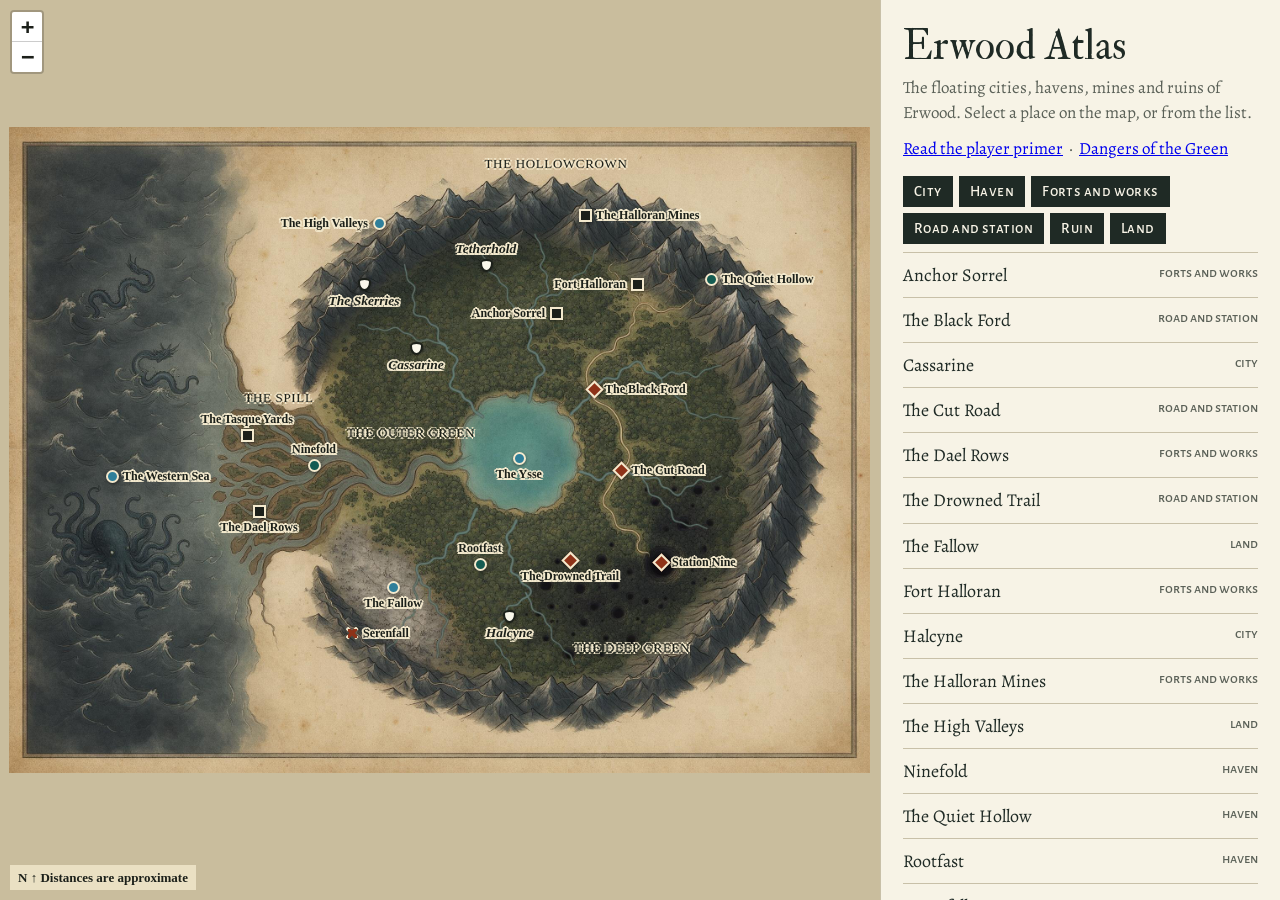
<file: index.html>
<!doctype html>
<html lang="en"><head><meta charset="utf-8"><meta name="viewport" content="width=device-width,initial-scale=1,viewport-fit=cover">
<title>Erwood Atlas</title>
<meta name="description" content="An interactive map of Erwood, its floating cities, havens, mines and ruins.">
<link rel="preconnect" href="https://fonts.googleapis.com">
<link rel="stylesheet" href="https://fonts.googleapis.com/css2?family=Alegreya:ital,wght@0,400;0,500;0,700;1,400&family=Alegreya+Sans+SC:wght@500;700&family=IM+Fell+Double+Pica&display=swap">
<link rel="stylesheet" href="vendor/leaflet.css"><link rel="stylesheet" href="style.css">
</head><body>
<div class="app">
<div id="map" aria-label="Map of Erwood"></div>
<aside id="panel" aria-live="polite"></aside>
</div>
<script src="vendor/leaflet.js"></script><script src="data.js"></script><script src="app.js"></script>
</body></html>
</file>
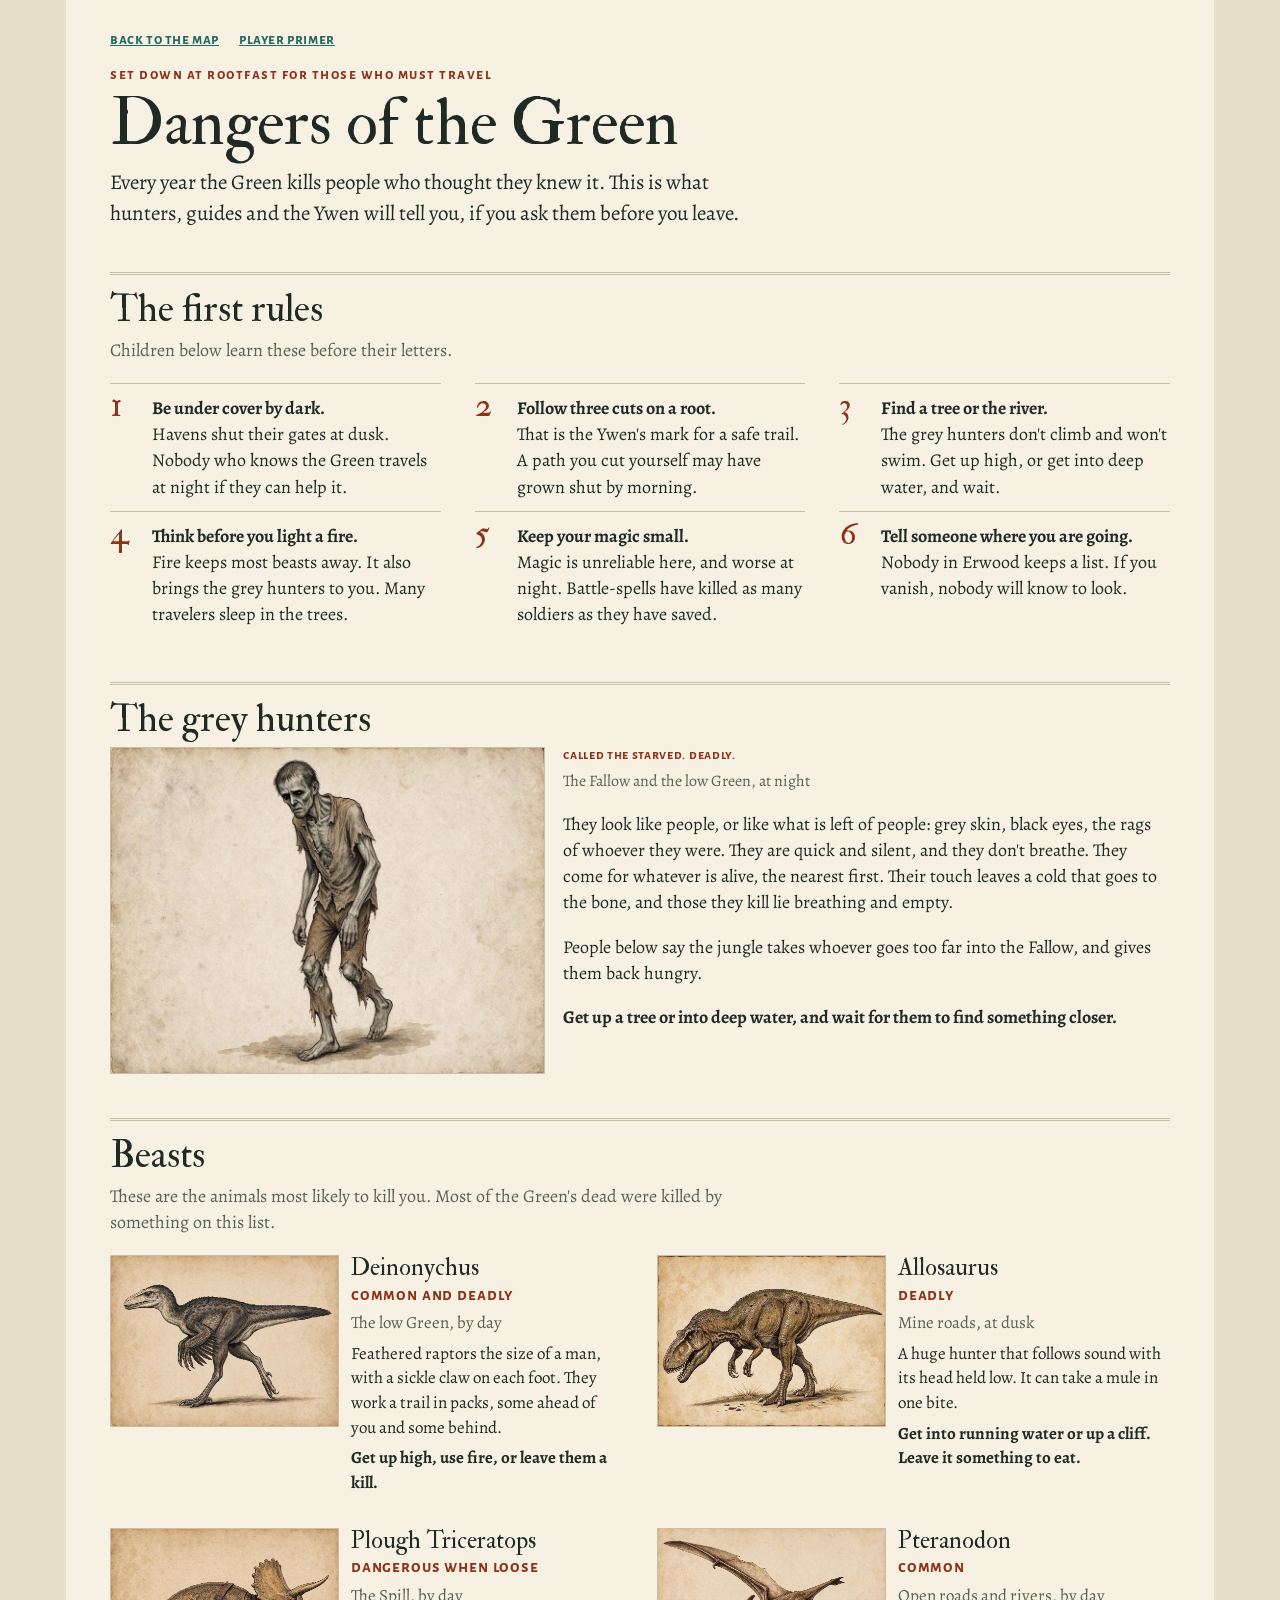
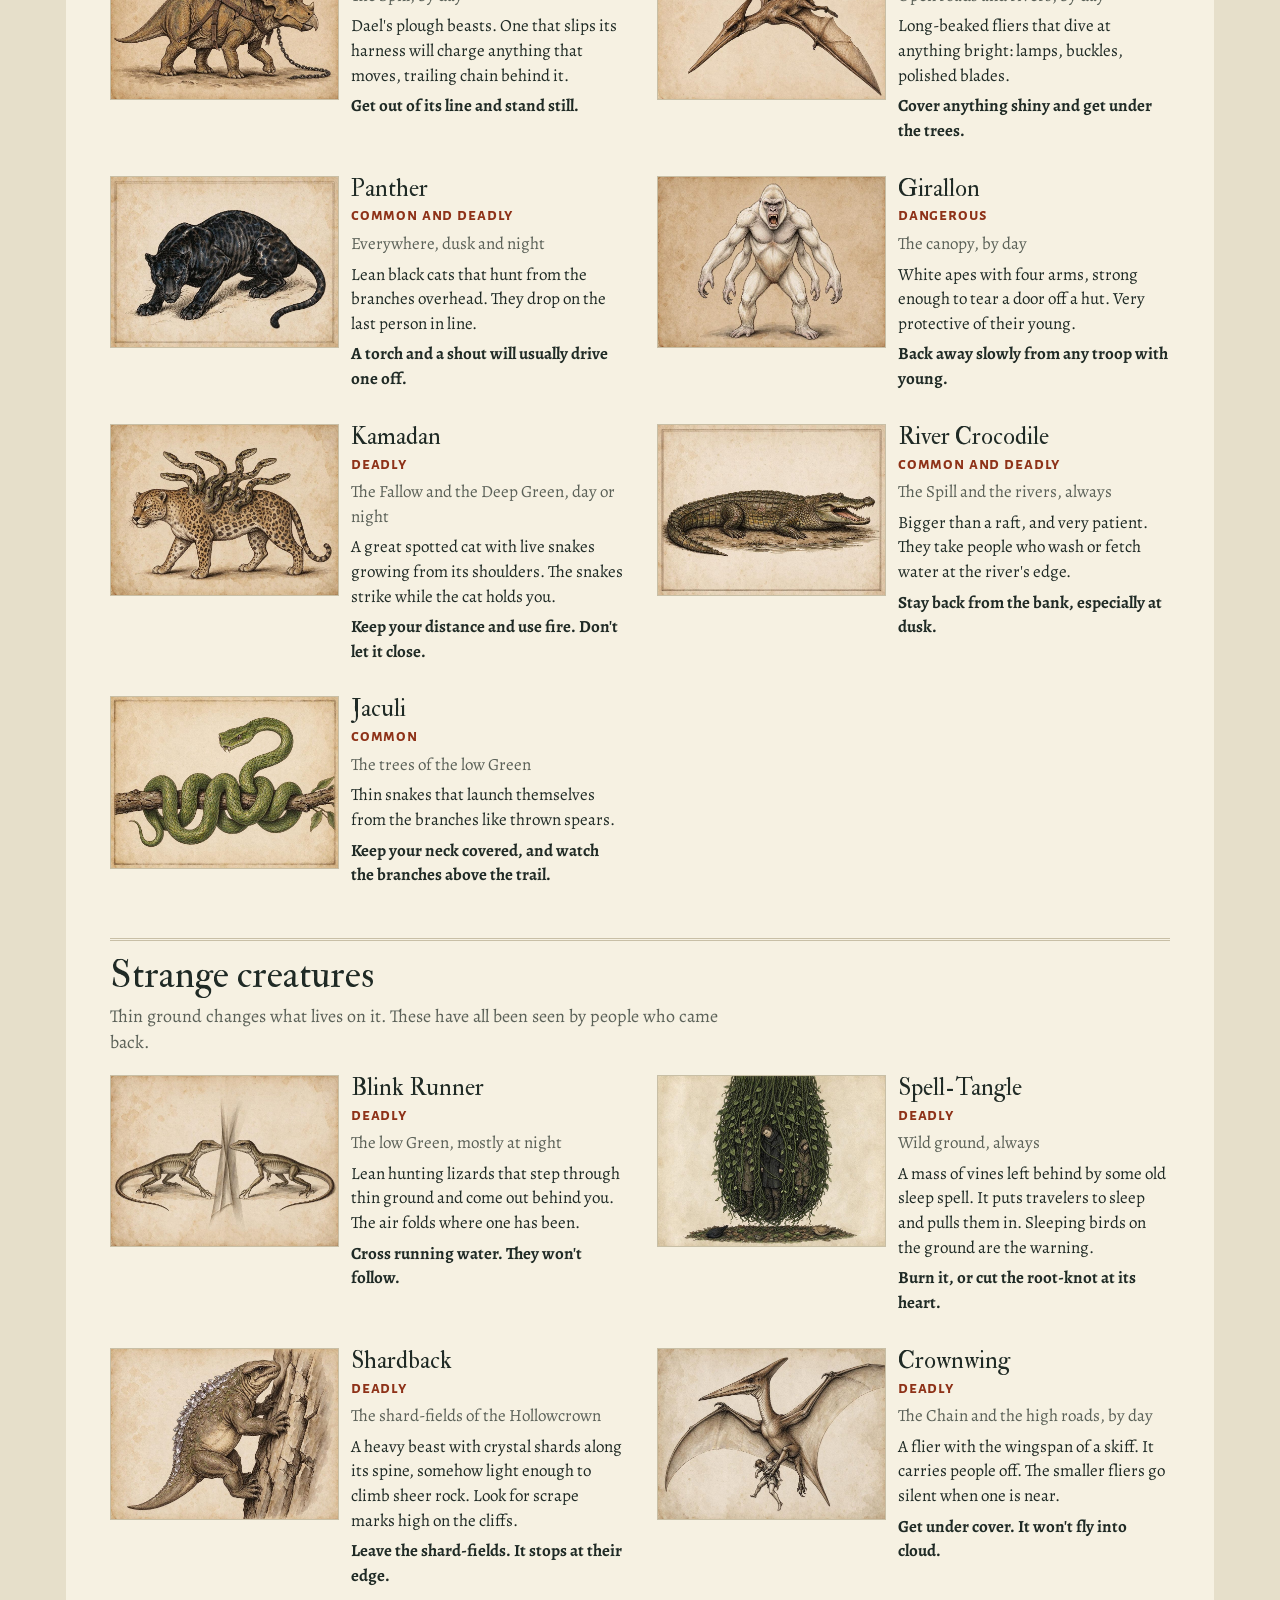
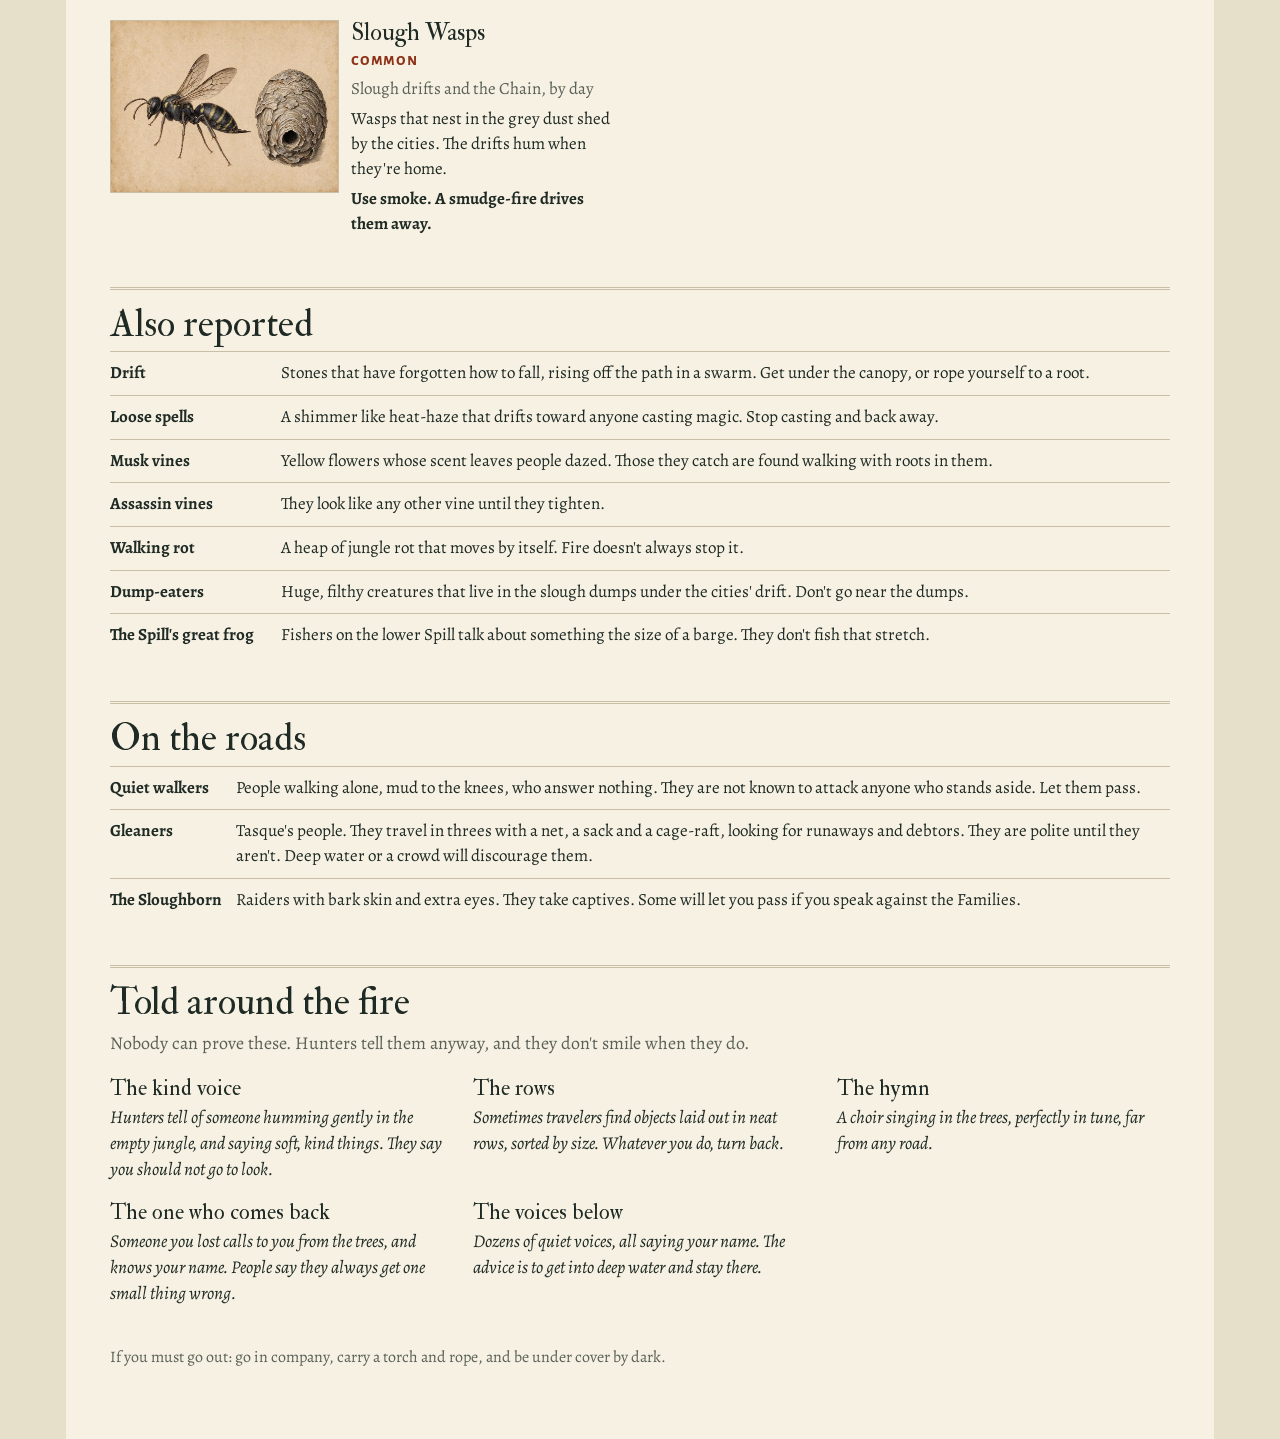
<file: dangers/index.html>
<!doctype html>
<html lang="en"><head><meta charset="utf-8"><meta name="viewport" content="width=device-width,initial-scale=1,viewport-fit=cover">
<title>Dangers of the Green</title><meta name="description" content="A traveler's warning about the monsters of Erwood.">
<link rel="preconnect" href="https://fonts.googleapis.com">
<link rel="stylesheet" href="https://fonts.googleapis.com/css2?family=Alegreya:ital,wght@0,400;0,500;0,700;1,400&family=Alegreya+Sans+SC:wght@500;700&family=IM+Fell+Double+Pica&display=swap">
<style>
/* Layout concept: a printed warning notice with field-guide plates, the rules first and then the specimens. */
:root{--bg:#e6dfca;--sheet:#f6f1e2;--ink:#1f2a25;--soft:#5b6158;--rule:#c8bfa6;--warn:#8e3218;--verdigris:#22695f;
--display:"IM Fell Double Pica","Iowan Old Style",Georgia,serif;--body:"Alegreya",Georgia,serif;--label:"Alegreya Sans SC","Gill Sans",sans-serif}
@media (prefers-color-scheme:dark){:root:not([data-theme="light"]){--bg:#1a1f1b;--sheet:#212823;--ink:#e6e8df;--soft:#a7afa4;--rule:#3d4840;--warn:#e29a79;--verdigris:#7cc9b9;color-scheme:dark}}
:root[data-theme="dark"]{--bg:#1a1f1b;--sheet:#212823;--ink:#e6e8df;--soft:#a7afa4;--rule:#3d4840;--warn:#e29a79;--verdigris:#7cc9b9;color-scheme:dark}
body{background:var(--bg);color:var(--ink);font:18px/1.45 var(--body);margin:0}
main{max-width:1060px;margin:0 auto;padding-inline:clamp(16px,4vw,44px);padding-block:30px 70px;background:var(--sheet);min-height:100vh}
.links{font:700 15px/1.3 var(--label);letter-spacing:.04em;text-transform:lowercase;display:flex;flex-wrap:wrap;gap:6px 20px;margin:0 0 16px}a{color:var(--verdigris)}
.kicker{font:700 15px/1.2 var(--label);letter-spacing:.1em;color:var(--warn);margin:0 0 6px;text-transform:lowercase}
h1{font:400 clamp(40px,7vw,66px)/1.03 var(--display);margin:0 0 10px;text-wrap:balance}.lede{font-size:21px;max-width:60ch;margin:0 0 22px}
h2{font:400 clamp(28px,4vw,38px)/1.1 var(--display);margin:0 0 6px}section{margin-top:44px;padding-top:14px;border-top:3px double var(--rule)}.sub{color:var(--soft);margin:0 0 20px;max-width:64ch}
ol.rules{margin:0;padding:0;list-style:none;display:grid;grid-template-columns:repeat(auto-fit,minmax(min(100%,290px),1fr));gap:0 34px;counter-reset:r}
ol.rules li{counter-increment:r;border-top:1px solid var(--rule);padding:11px 0 11px 42px;position:relative;min-width:0}ol.rules li::before{content:counter(r);position:absolute;left:0;top:5px;font:400 34px/1 var(--display);color:var(--warn)}ol.rules b{display:block}
.grid{display:grid;grid-template-columns:repeat(auto-fit,minmax(min(100%,430px),1fr));gap:26px 34px}
.c{display:grid;grid-template-columns:minmax(0,5fr) minmax(0,6fr);gap:14px;min-width:0}@media (max-width:520px){.c{grid-template-columns:minmax(0,1fr)}}
.c img{display:block;width:100%;height:auto;border:1px solid var(--rule)}.c>div{min-width:0}
h3{font:400 24px/1.12 var(--display);margin:0 0 3px}.tag{font:700 13.5px/1.2 var(--label);letter-spacing:.05em;color:var(--warn);text-transform:lowercase;margin:0 0 7px}.where{color:var(--soft);font-size:16px;margin:0 0 5px}.c p{margin:0 0 6px;font-size:17px}.do{font-weight:700}
.hunter{display:grid;grid-template-columns:minmax(0,1fr);gap:20px}@media (min-width:760px){.hunter{grid-template-columns:minmax(0,5fr) minmax(0,7fr);align-items:start}}.hunter img{display:block;width:100%;height:auto;border:1px solid var(--rule)}.hunter>div{min-width:0}.hunter p{max-width:62ch}
.tw{overflow-x:auto}table{border-collapse:collapse;width:100%;font-size:17px}td{border-top:1px solid var(--rule);padding:9px 14px 9px 0;vertical-align:top}td:first-child{font-weight:700;white-space:nowrap}
.rumor{display:grid;grid-template-columns:repeat(auto-fit,minmax(min(100%,290px),1fr));gap:18px 30px}.rumor h3{font-size:22px}.rumor p{margin:0;font-style:italic}.rumor>div{min-width:0}
footer{margin-top:40px;color:var(--soft);font-size:16px}:focus-visible{outline:2px solid var(--verdigris);outline-offset:2px}
</style>
</head><body>
<main><p class="links"><a href="../">Back to the map</a><a href="../primer/">Player primer</a></p><p class="kicker">set down at rootfast for those who must travel</p><h1>Dangers of the Green</h1>
<p class="lede">Every year the Green kills people who thought they knew it. This is what hunters, guides and the Ywen will tell you, if you ask them before you leave.</p>
<section><h2>The first rules</h2><p class="sub">Children below learn these before their letters.</p><ol class="rules">
<li><b>Be under cover by dark.</b> Havens shut their gates at dusk. Nobody who knows the Green travels at night if they can help it.</li>
<li><b>Follow three cuts on a root.</b> That is the Ywen's mark for a safe trail. A path you cut yourself may have grown shut by morning.</li>
<li><b>Find a tree or the river.</b> The grey hunters don't climb and won't swim. Get up high, or get into deep water, and wait.</li>
<li><b>Think before you light a fire.</b> Fire keeps most beasts away. It also brings the grey hunters to you. Many travelers sleep in the trees.</li>
<li><b>Keep your magic small.</b> Magic is unreliable here, and worse at night. Battle-spells have killed as many soldiers as they have saved.</li>
<li><b>Tell someone where you are going.</b> Nobody in Erwood keeps a list. If you vanish, nobody will know to look.</li></ol></section>
<section><h2>The grey hunters</h2><div class="hunter"><img src="img/grey-hunter.jpg" width="900" height="675" alt="Field-guide drawing of a gaunt grey-skinned figure in rags"><div><p class="tag">Called the Starved. Deadly.</p><p class="where">The Fallow and the low Green, at night</p><p>They look like people, or like what is left of people: grey skin, black eyes, the rags of whoever they were. They are quick and silent, and they don't breathe. They come for whatever is alive, the nearest first. Their touch leaves a cold that goes to the bone, and those they kill lie breathing and empty.</p><p>People below say the jungle takes whoever goes too far into the Fallow, and gives them back hungry.</p><p class="do">Get up a tree or into deep water, and wait for them to find something closer.</p></div></div></section>
<section><h2>Beasts</h2><p class="sub">These are the animals most likely to kill you. Most of the Green's dead were killed by something on this list.</p><div class="grid"><article class="c"><img src="img/deinonychus.jpg" width="900" height="675" alt="Field-guide drawing of a deinonychus" loading="lazy"><div><h3>Deinonychus</h3><p class="tag">Common and deadly</p><p class="where">The low Green, by day</p><p>Feathered raptors the size of a man, with a sickle claw on each foot. They work a trail in packs, some ahead of you and some behind.</p><p class="do">Get up high, use fire, or leave them a kill.</p></div></article><article class="c"><img src="img/allosaurus.jpg" width="900" height="675" alt="Field-guide drawing of a allosaurus" loading="lazy"><div><h3>Allosaurus</h3><p class="tag">Deadly</p><p class="where">Mine roads, at dusk</p><p>A huge hunter that follows sound with its head held low. It can take a mule in one bite.</p><p class="do">Get into running water or up a cliff. Leave it something to eat.</p></div></article><article class="c"><img src="img/triceratops.jpg" width="900" height="675" alt="Field-guide drawing of a plough triceratops" loading="lazy"><div><h3>Plough Triceratops</h3><p class="tag">Dangerous when loose</p><p class="where">The Spill, by day</p><p>Dael&#x27;s plough beasts. One that slips its harness will charge anything that moves, trailing chain behind it.</p><p class="do">Get out of its line and stand still.</p></div></article><article class="c"><img src="img/pteranodon.jpg" width="900" height="675" alt="Field-guide drawing of a pteranodon" loading="lazy"><div><h3>Pteranodon</h3><p class="tag">Common</p><p class="where">Open roads and rivers, by day</p><p>Long-beaked fliers that dive at anything bright: lamps, buckles, polished blades.</p><p class="do">Cover anything shiny and get under the trees.</p></div></article><article class="c"><img src="img/panther.jpg" width="900" height="675" alt="Field-guide drawing of a panther" loading="lazy"><div><h3>Panther</h3><p class="tag">Common and deadly</p><p class="where">Everywhere, dusk and night</p><p>Lean black cats that hunt from the branches overhead. They drop on the last person in line.</p><p class="do">A torch and a shout will usually drive one off.</p></div></article><article class="c"><img src="img/girallon.jpg" width="900" height="675" alt="Field-guide drawing of a girallon" loading="lazy"><div><h3>Girallon</h3><p class="tag">Dangerous</p><p class="where">The canopy, by day</p><p>White apes with four arms, strong enough to tear a door off a hut. Very protective of their young.</p><p class="do">Back away slowly from any troop with young.</p></div></article><article class="c"><img src="img/kamadan.jpg" width="900" height="675" alt="Field-guide drawing of a kamadan" loading="lazy"><div><h3>Kamadan</h3><p class="tag">Deadly</p><p class="where">The Fallow and the Deep Green, day or night</p><p>A great spotted cat with live snakes growing from its shoulders. The snakes strike while the cat holds you.</p><p class="do">Keep your distance and use fire. Don&#x27;t let it close.</p></div></article><article class="c"><img src="img/crocodile.jpg" width="900" height="675" alt="Field-guide drawing of a river crocodile" loading="lazy"><div><h3>River Crocodile</h3><p class="tag">Common and deadly</p><p class="where">The Spill and the rivers, always</p><p>Bigger than a raft, and very patient. They take people who wash or fetch water at the river&#x27;s edge.</p><p class="do">Stay back from the bank, especially at dusk.</p></div></article><article class="c"><img src="img/jaculi.jpg" width="900" height="675" alt="Field-guide drawing of a jaculi" loading="lazy"><div><h3>Jaculi</h3><p class="tag">Common</p><p class="where">The trees of the low Green</p><p>Thin snakes that launch themselves from the branches like thrown spears.</p><p class="do">Keep your neck covered, and watch the branches above the trail.</p></div></article></div></section>
<section><h2>Strange creatures</h2><p class="sub">Thin ground changes what lives on it. These have all been seen by people who came back.</p><div class="grid"><article class="c"><img src="img/blink-runner.jpg" width="900" height="675" alt="Field-guide drawing of a blink runner" loading="lazy"><div><h3>Blink Runner</h3><p class="tag">Deadly</p><p class="where">The low Green, mostly at night</p><p>Lean hunting lizards that step through thin ground and come out behind you. The air folds where one has been.</p><p class="do">Cross running water. They won&#x27;t follow.</p></div></article><article class="c"><img src="img/spell-tangle.jpg" width="900" height="675" alt="Field-guide drawing of a spell-tangle" loading="lazy"><div><h3>Spell-Tangle</h3><p class="tag">Deadly</p><p class="where">Wild ground, always</p><p>A mass of vines left behind by some old sleep spell. It puts travelers to sleep and pulls them in. Sleeping birds on the ground are the warning.</p><p class="do">Burn it, or cut the root-knot at its heart.</p></div></article><article class="c"><img src="img/shardback.jpg" width="900" height="675" alt="Field-guide drawing of a shardback" loading="lazy"><div><h3>Shardback</h3><p class="tag">Deadly</p><p class="where">The shard-fields of the Hollowcrown</p><p>A heavy beast with crystal shards along its spine, somehow light enough to climb sheer rock. Look for scrape marks high on the cliffs.</p><p class="do">Leave the shard-fields. It stops at their edge.</p></div></article><article class="c"><img src="img/crownwing.jpg" width="900" height="675" alt="Field-guide drawing of a crownwing" loading="lazy"><div><h3>Crownwing</h3><p class="tag">Deadly</p><p class="where">The Chain and the high roads, by day</p><p>A flier with the wingspan of a skiff. It carries people off. The smaller fliers go silent when one is near.</p><p class="do">Get under cover. It won&#x27;t fly into cloud.</p></div></article><article class="c"><img src="img/slough-wasps.jpg" width="900" height="675" alt="Field-guide drawing of a slough wasps" loading="lazy"><div><h3>Slough Wasps</h3><p class="tag">Common</p><p class="where">Slough drifts and the Chain, by day</p><p>Wasps that nest in the grey dust shed by the cities. The drifts hum when they&#x27;re home.</p><p class="do">Use smoke. A smudge-fire drives them away.</p></div></article></div></section>
<section><h2>Also reported</h2><div class="tw"><table><tbody><tr><td>Drift</td><td>Stones that have forgotten how to fall, rising off the path in a swarm. Get under the canopy, or rope yourself to a root.</td></tr><tr><td>Loose spells</td><td>A shimmer like heat-haze that drifts toward anyone casting magic. Stop casting and back away.</td></tr><tr><td>Musk vines</td><td>Yellow flowers whose scent leaves people dazed. Those they catch are found walking with roots in them.</td></tr><tr><td>Assassin vines</td><td>They look like any other vine until they tighten.</td></tr><tr><td>Walking rot</td><td>A heap of jungle rot that moves by itself. Fire doesn&#x27;t always stop it.</td></tr><tr><td>Dump-eaters</td><td>Huge, filthy creatures that live in the slough dumps under the cities&#x27; drift. Don&#x27;t go near the dumps.</td></tr><tr><td>The Spill&#x27;s great frog</td><td>Fishers on the lower Spill talk about something the size of a barge. They don&#x27;t fish that stretch.</td></tr></tbody></table></div></section>
<section><h2>On the roads</h2><div class="tw"><table><tbody><tr><td>Quiet walkers</td><td>People walking alone, mud to the knees, who answer nothing. They are not known to attack anyone who stands aside. Let them pass.</td></tr><tr><td>Gleaners</td><td>Tasque's people. They travel in threes with a net, a sack and a cage-raft, looking for runaways and debtors. They are polite until they aren't. Deep water or a crowd will discourage them.</td></tr><tr><td>The Sloughborn</td><td>Raiders with bark skin and extra eyes. They take captives. Some will let you pass if you speak against the Families.</td></tr></tbody></table></div></section>
<section><h2>Told around the fire</h2><p class="sub">Nobody can prove these. Hunters tell them anyway, and they don't smile when they do.</p><div class="rumor"><div><h3>The kind voice</h3><p>Hunters tell of someone humming gently in the empty jungle, and saying soft, kind things. They say you should not go to look.</p></div><div><h3>The rows</h3><p>Sometimes travelers find objects laid out in neat rows, sorted by size. Whatever you do, turn back.</p></div><div><h3>The hymn</h3><p>A choir singing in the trees, perfectly in tune, far from any road.</p></div><div><h3>The one who comes back</h3><p>Someone you lost calls to you from the trees, and knows your name. People say they always get one small thing wrong.</p></div><div><h3>The voices below</h3><p>Dozens of quiet voices, all saying your name. The advice is to get into deep water and stay there.</p></div></div></section>
<footer>If you must go out: go in company, carry a torch and rope, and be under cover by dark.</footer></main>
</body></html>
</file>
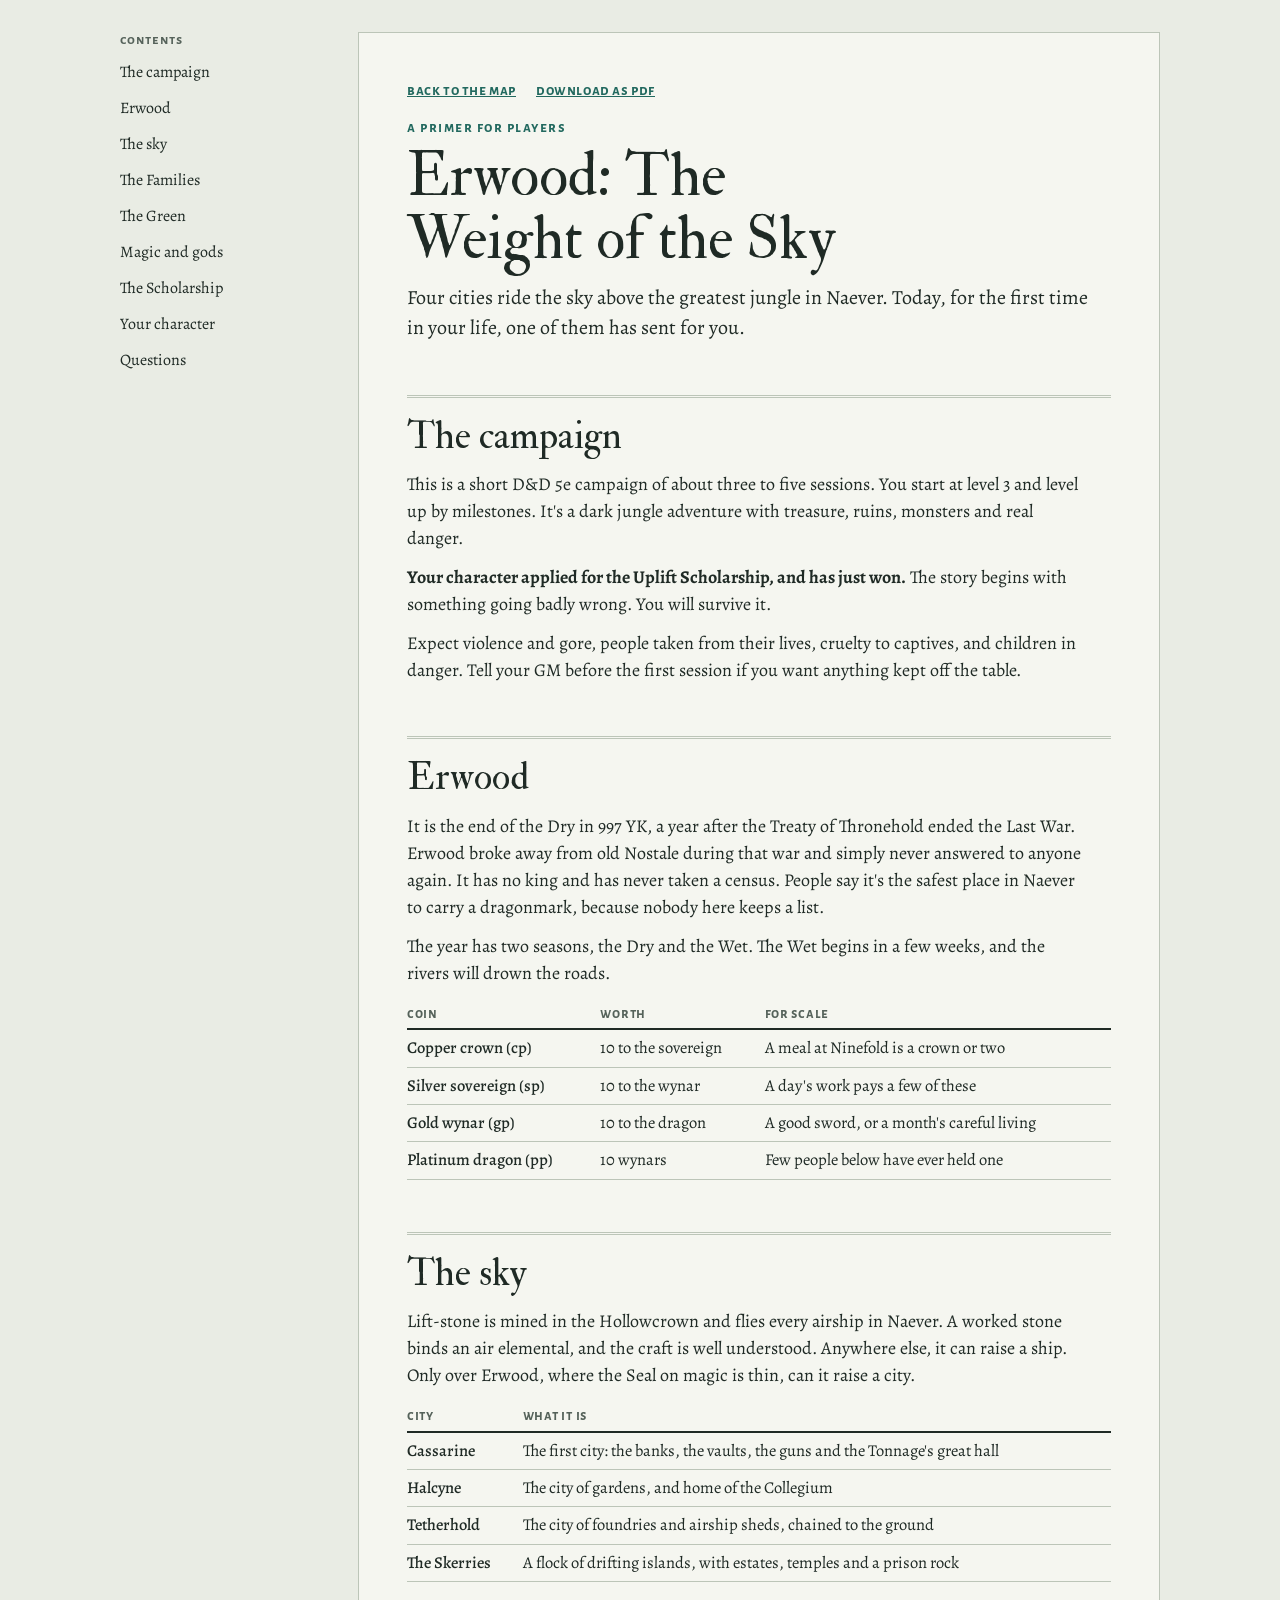
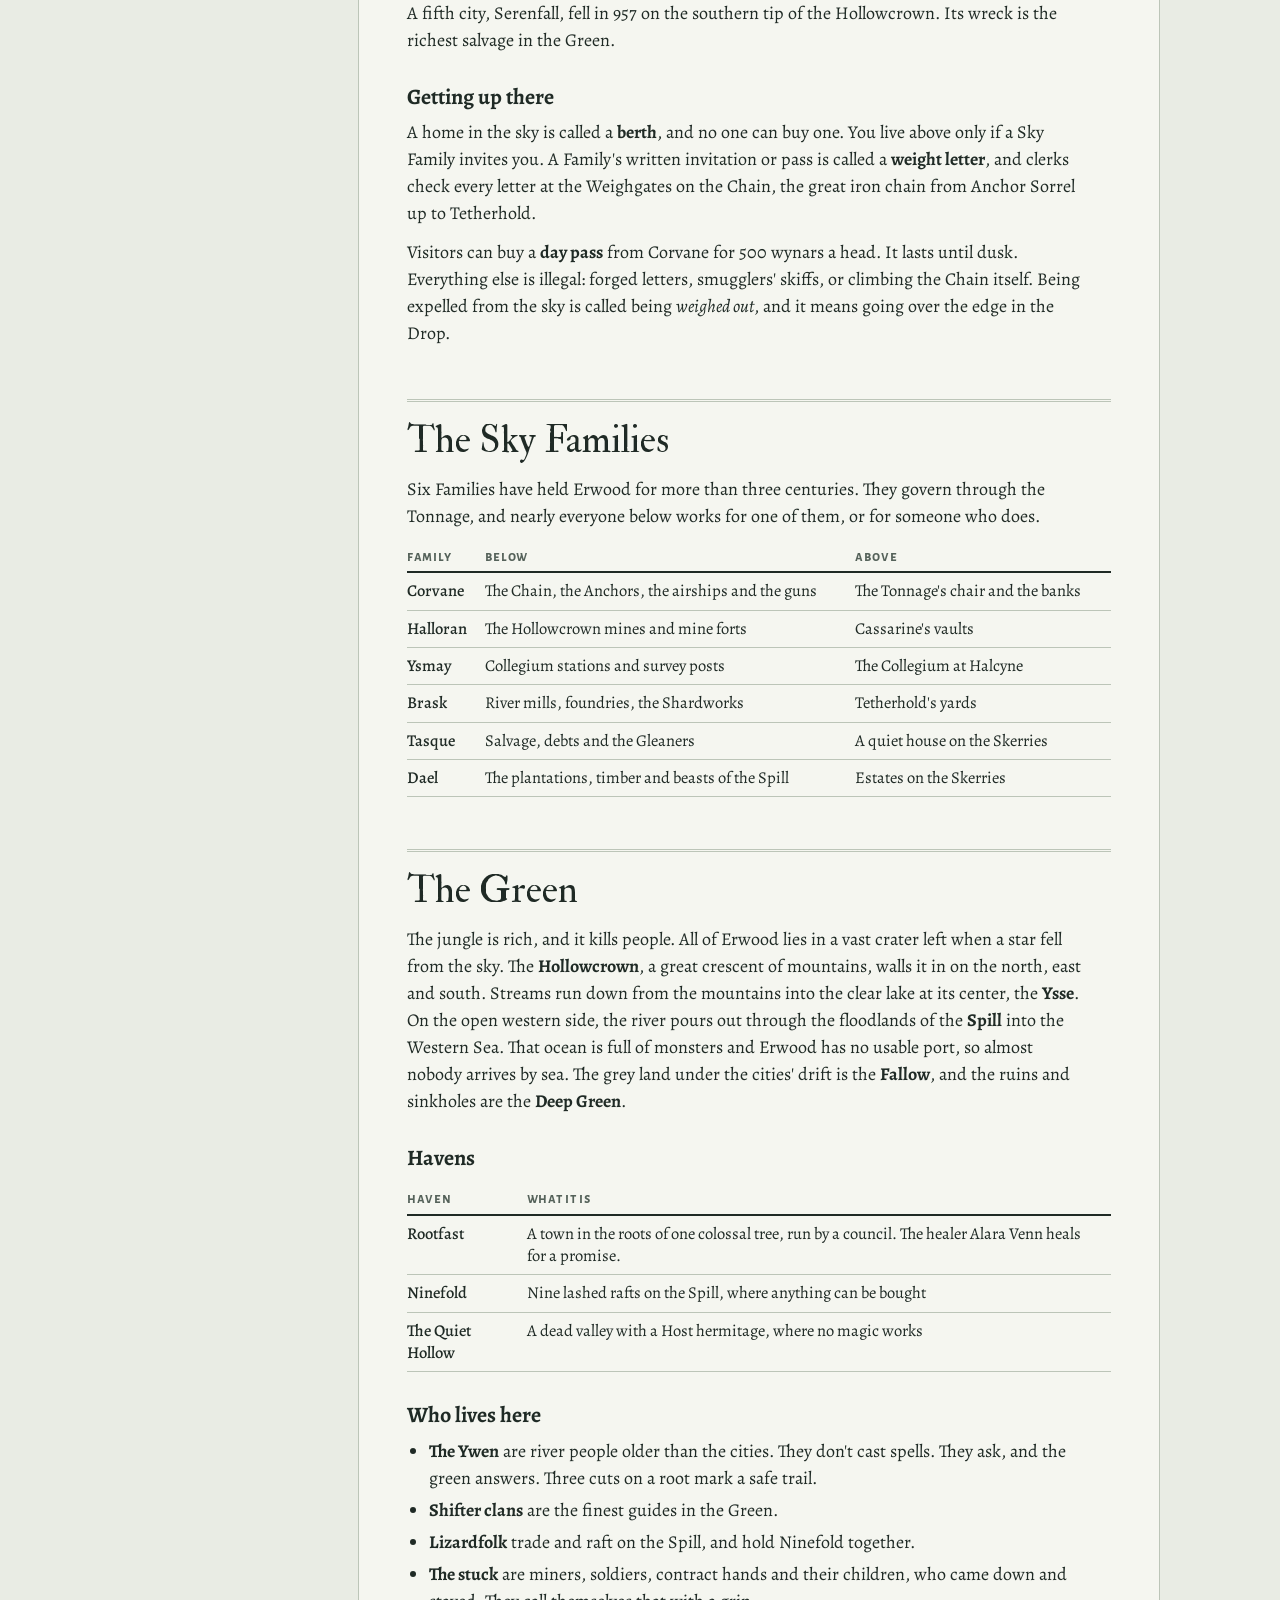
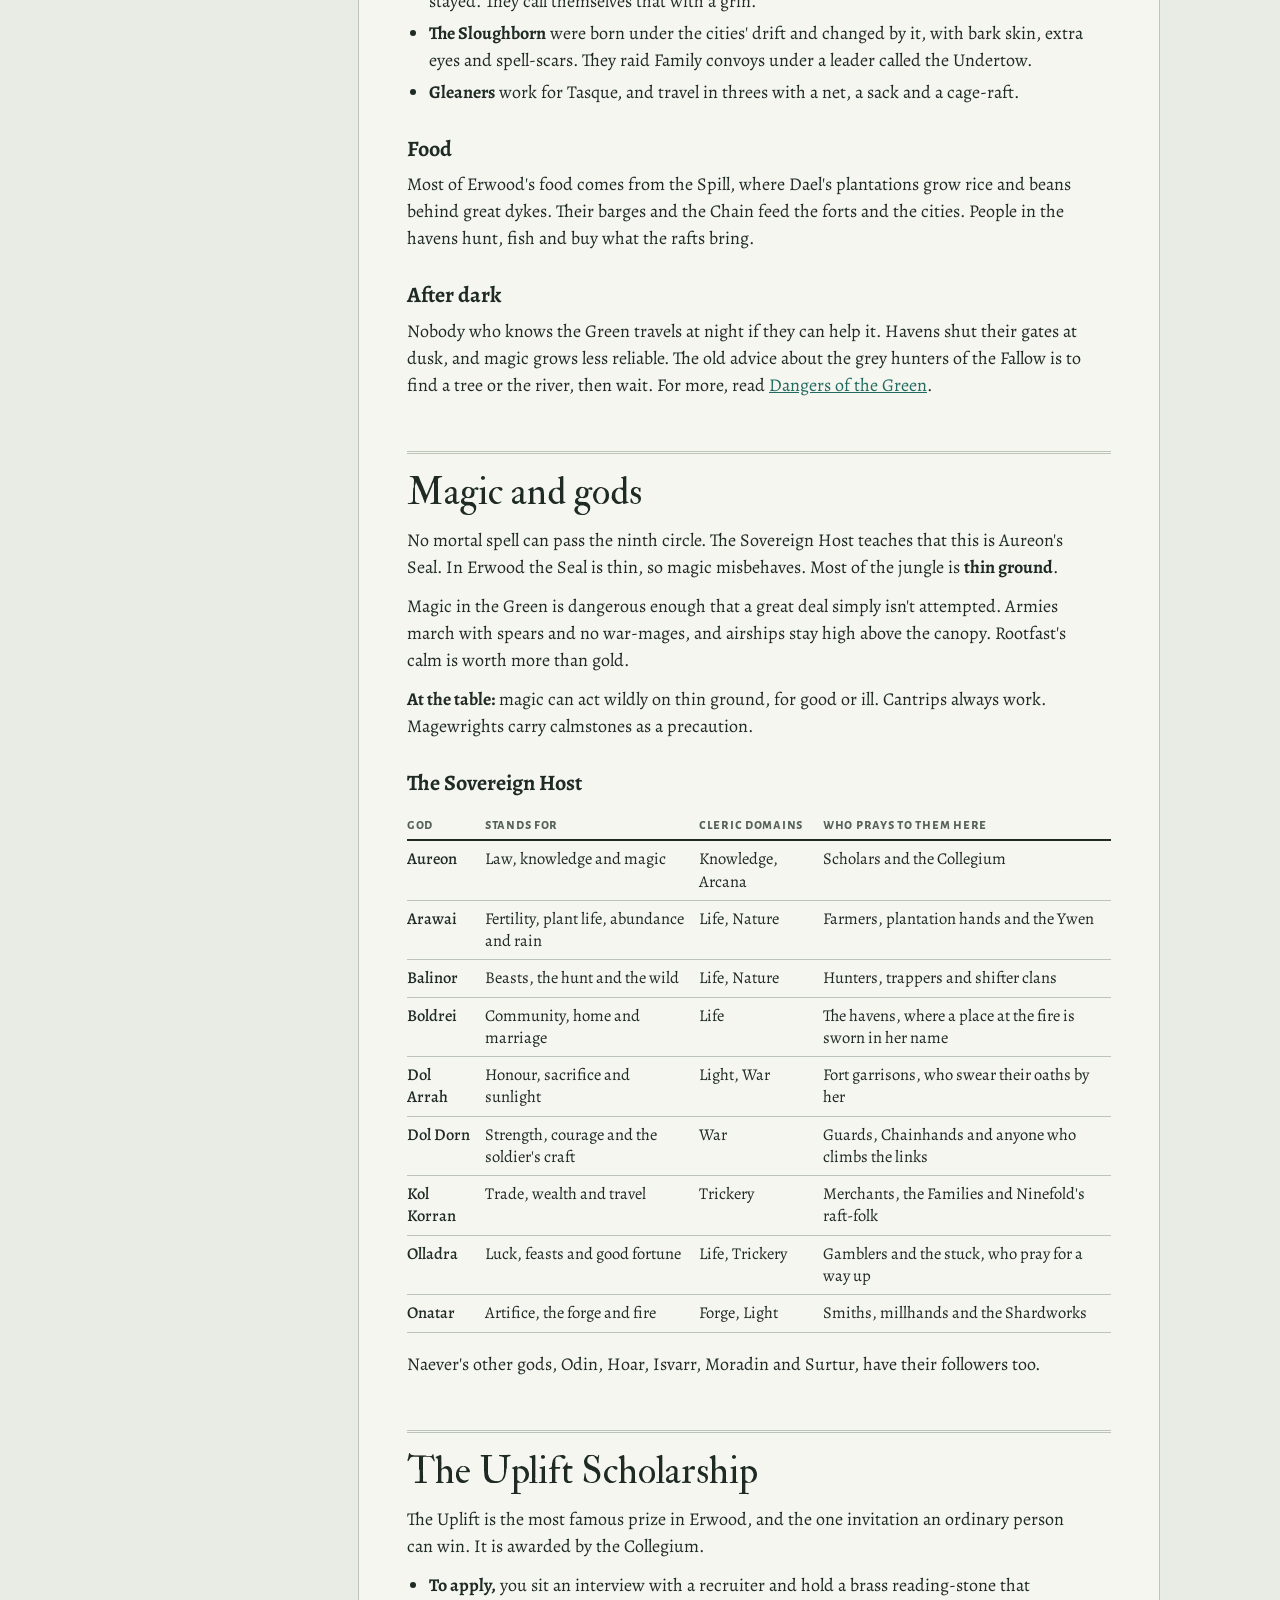
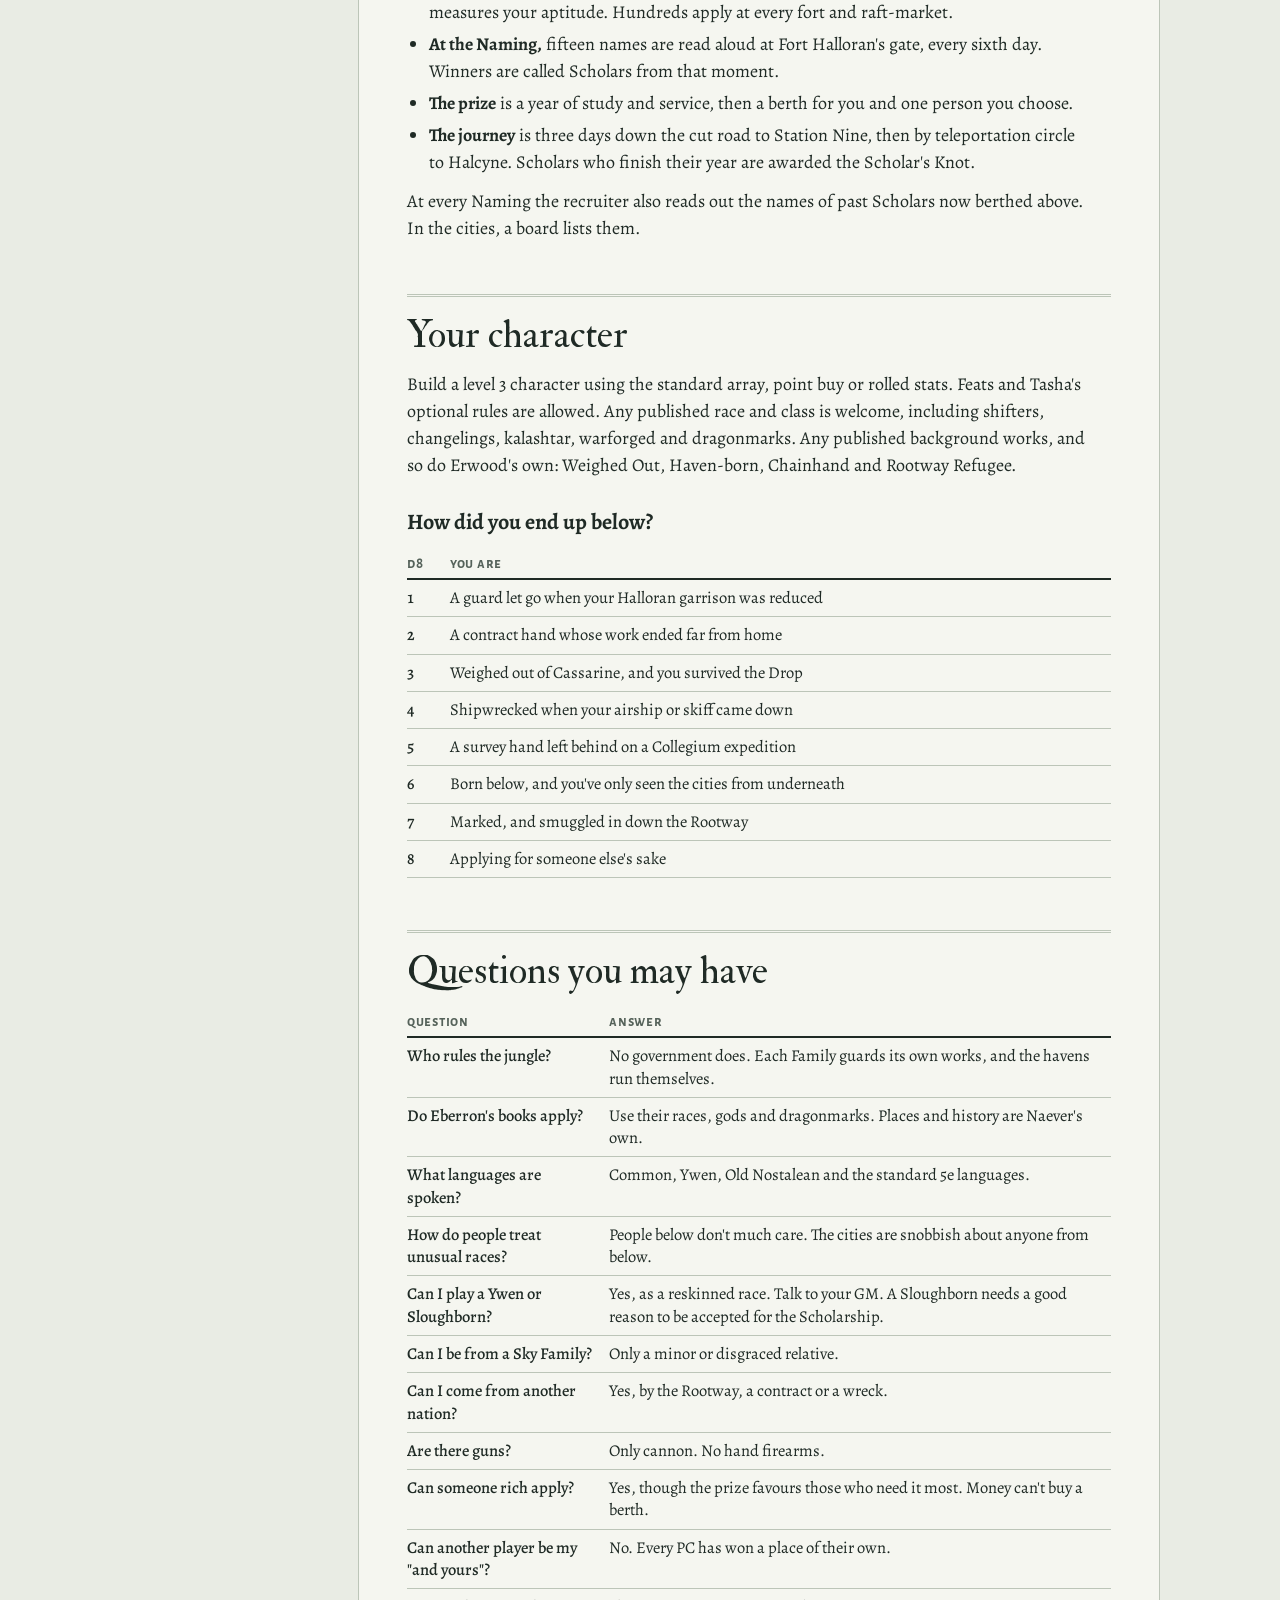
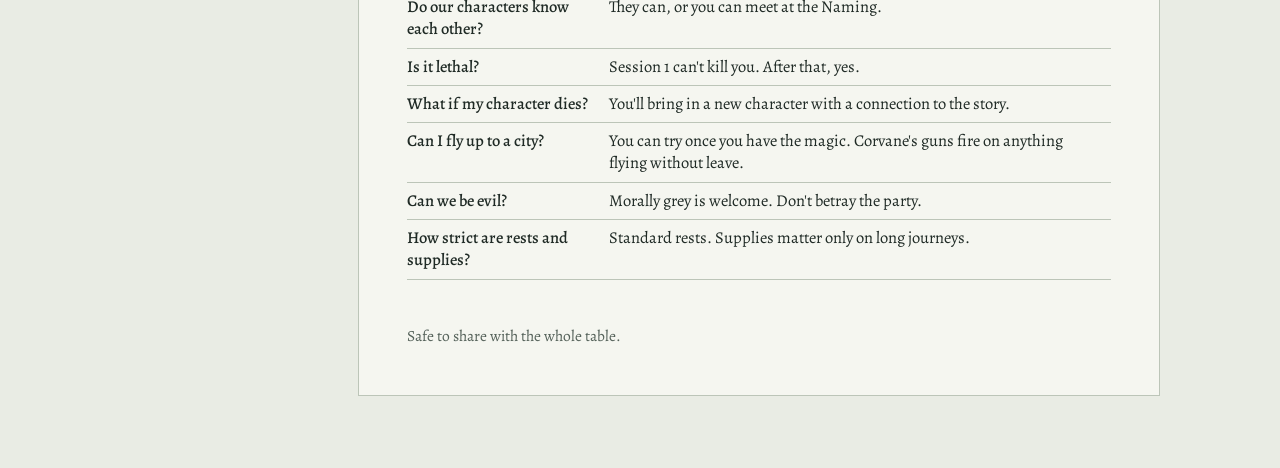
<file: primer/index.html>
<!doctype html>
<html lang="en"><head><meta charset="utf-8"><meta name="viewport" content="width=device-width,initial-scale=1,viewport-fit=cover">
<title>Erwood Player Primer</title>
<link rel="preconnect" href="https://fonts.googleapis.com">
<link rel="stylesheet" href="https://fonts.googleapis.com/css2?family=Alegreya:ital,wght@0,400;0,500;0,700;1,400&family=Alegreya+Sans+SC:wght@500;700&family=IM+Fell+Double+Pica&display=swap">
<style>
/* Layout concept: a Collegium intake ledger, ruled entries with a narrow margin column for timing and purpose. */
:root{--bg:#e9ece4;--sheet:#f5f6f0;--ink:#1f2a25;--soft:#55625a;--rule:#bcc5b8;--verdigris:#22695f;--tint:#dbe7e0;--rust:#963f22;--rusttint:#f0e0d6;
--display:"IM Fell Double Pica","Iowan Old Style",Georgia,serif;--body:"Alegreya",Georgia,serif;--label:"Alegreya Sans SC","Gill Sans",sans-serif}
@media (prefers-color-scheme:dark){:root:not([data-theme="light"]){--bg:#161d1a;--sheet:#1e2723;--ink:#e4e9e1;--soft:#a2afa6;--rule:#3b4841;--verdigris:#74c4b4;--tint:#21362f;--rust:#e29a79;--rusttint:#3a2820;color-scheme:dark}}
:root[data-theme="dark"]{--bg:#161d1a;--sheet:#1e2723;--ink:#e4e9e1;--soft:#a2afa6;--rule:#3b4841;--verdigris:#74c4b4;--tint:#21362f;--rust:#e29a79;--rusttint:#3a2820;color-scheme:dark}
body{background:var(--bg);color:var(--ink);font:18px/1.5 var(--body)}
.page{display:grid;grid-template-columns:minmax(0,1fr);gap:28px;max-width:1120px;margin:0 auto;padding-inline:clamp(16px,4vw,40px);padding-block:32px 72px}
@media (min-width:980px){.page{grid-template-columns:210px minmax(0,1fr)}nav.toc{position:sticky;top:calc(env(safe-area-inset-top,0px) + 20px);align-self:start;max-height:calc(100vh - 40px);overflow-y:auto}}
nav.toc h2{font:700 14px/1.2 var(--label);letter-spacing:.08em;color:var(--soft);margin:0 0 8px;text-transform:lowercase}
nav.toc ol{list-style:none;margin:0;padding:0;display:flex;flex-wrap:wrap;gap:2px 16px}
@media (min-width:980px){nav.toc ol{display:block}}
nav.toc a{display:block;padding:3px 0;color:var(--ink);text-decoration:none;font-size:16px;border-bottom:1px solid transparent}
nav.toc a:hover,nav.toc a:focus-visible{color:var(--verdigris);border-bottom-color:var(--verdigris)}
main{min-width:0;background:var(--sheet);padding:clamp(18px,4vw,48px);border:1px solid var(--rule)}
header.title p.kicker{font:700 15px/1.2 var(--label);letter-spacing:.1em;color:var(--verdigris);margin:0 0 8px;text-transform:lowercase}
h1{font:400 clamp(38px,6vw,60px)/1.05 var(--display);margin:0 0 12px;text-wrap:balance}
header.title p.lede{font-size:20px;max-width:62ch;margin:0}
.stamp{display:inline-block;margin-top:16px;font:700 14px/1.3 var(--label);letter-spacing:.06em;color:var(--rust);border:1.5px solid var(--rust);padding:4px 10px;text-transform:lowercase}
section{margin-top:52px;padding-top:18px;border-top:3px double var(--rule);scroll-margin-top:16px}
h2{font:400 clamp(28px,4vw,38px)/1.1 var(--display);margin:0 0 14px;text-wrap:balance}
h3{font:700 22px/1.25 var(--body);margin:30px 0 8px;text-wrap:balance}
h4{font:700 16px/1.3 var(--label);letter-spacing:.06em;margin:18px 0 4px;color:var(--verdigris);text-transform:lowercase}
p,ul,ol.steps{max-width:68ch}
p{margin:0 0 12px}
ul,ol.steps{margin:0 0 12px;padding-left:22px}
li{margin:0 0 5px}
a{color:var(--verdigris)}
.read{background:var(--tint);padding:14px 18px 6px;margin:14px 0 16px;max-width:68ch;font-size:19px}
.read::before{content:"read aloud";display:block;font:700 13px/1 var(--label);letter-spacing:.1em;color:var(--verdigris);margin-bottom:8px}
.read p{font-style:italic}
.secret{background:var(--rusttint);padding:12px 16px 4px;margin:14px 0 16px;max-width:68ch}
.secret::before{content:"gm only";display:block;font:700 13px/1 var(--label);letter-spacing:.1em;color:var(--rust);margin-bottom:6px}
.scene{display:grid;grid-template-columns:minmax(0,1fr);gap:4px 24px;margin-top:30px;padding-top:12px;border-top:1px solid var(--rule)}
@media (min-width:700px){.scene{grid-template-columns:118px minmax(0,1fr)}}
.margin{font:500 15px/1.3 var(--label);letter-spacing:.03em;color:var(--soft)}
.margin b{display:block;font-size:20px;color:var(--ink);letter-spacing:0;font-weight:700}
.scene>div{min-width:0}
.scene h3{margin-top:0}
.tw{overflow-x:auto;margin:12px 0 18px}
table{border-collapse:collapse;width:100%;font-size:16.5px;line-height:1.35}
th{font:700 14.5px/1.2 var(--label);letter-spacing:.05em;text-align:left;color:var(--soft);border-bottom:2px solid var(--ink);padding:6px 10px 6px 0;vertical-align:bottom;text-transform:lowercase}
td{border-bottom:1px solid var(--rule);padding:7px 12px 7px 0;vertical-align:top}
td:first-child{font-weight:500}
.num{font-variant-numeric:tabular-nums}
.cards{display:grid;grid-template-columns:repeat(auto-fit,minmax(min(100%,300px),1fr));gap:0 28px}
.npc{border-top:1px solid var(--rule);padding:12px 0 14px;min-width:0}
.npc h3{margin:0;font-size:21px}
.npc .role{color:var(--soft);font-size:16px;margin:0 0 8px}
.npc dl{display:grid;grid-template-columns:62px minmax(0,1fr);gap:2px 10px;margin:0;font-size:16.5px;line-height:1.35}
.npc dt{font:700 14px/1.5 var(--label);color:var(--verdigris);text-transform:lowercase}
.npc dd{margin:0}
.piece{border:1px dashed var(--soft);padding:12px 14px;margin:0;min-width:0}
.piece h4{margin:0 0 4px}
.piece p{margin:0;font-style:italic}
.pieces{display:grid;grid-template-columns:repeat(auto-fit,minmax(min(100%,260px),1fr));gap:12px}
.new{font:700 12.5px/1 var(--label);color:var(--verdigris);border:1px solid var(--verdigris);padding:1px 4px;letter-spacing:.04em;white-space:nowrap}
footer{margin-top:44px;color:var(--soft);font-size:15.5px}
:focus-visible{outline:2px solid var(--verdigris);outline-offset:2px}
</style>
<style>
*{box-sizing:border-box}body{margin:0}.links{display:flex;flex-wrap:wrap;gap:6px 20px;margin:0 0 18px;font:700 15px/1.3 var(--label);letter-spacing:.04em;text-transform:lowercase}
@media print{@page{margin:17mm 16mm}:root{--bg:#fff;--sheet:#fff;--ink:#1a1f1b;--soft:#4c5349;--rule:#bbb;--verdigris:#1d5a51}body{background:#fff;font-size:11.5pt;line-height:1.38}nav.toc,.links,footer{display:none!important}.page{display:block;padding:0;max-width:none}main{border:0;padding:0;background:#fff}section{margin-top:22px;padding-top:10px}h1{font-size:34pt}h2{font-size:21pt}h3{font-size:14pt}h2,h3{break-after:avoid}tr{break-inside:avoid}table{font-size:10.5pt}p,ul,ol.steps{max-width:none}a{color:inherit;text-decoration:none}}
</style>
</head><body>


<div class="page">
<nav class="toc" aria-label="Contents"><h2>Contents</h2><ol>
<li><a href="#pitch">The campaign</a></li><li><a href="#world">Erwood</a></li><li><a href="#cities">The sky</a></li><li><a href="#families">The Families</a></li><li><a href="#green">The Green</a></li><li><a href="#magic">Magic and gods</a></li><li><a href="#uplift">The Scholarship</a></li><li><a href="#character">Your character</a></li><li><a href="#faq">Questions</a></li>
</ol></nav>
<main>
<p class="links"><a href="../">Back to the map</a><a href="erwood-player-primer.pdf">Download as PDF</a></p><header class="title"><p class="kicker">a primer for players</p><h1>Erwood: The Weight of the Sky</h1>
<p class="lede">Four cities ride the sky above the greatest jungle in Naever. Today, for the first time in your life, one of them has sent for you.</p></header>

<section id="pitch"><h2>The campaign</h2>
<p>This is a short D&amp;D 5e campaign of about three to five sessions. You start at level 3 and level up by milestones. It's a dark jungle adventure with treasure, ruins, monsters and real danger.</p>
<p><strong>Your character applied for the Uplift Scholarship, and has just won.</strong> The story begins with something going badly wrong. You will survive it.</p>
<p>Expect violence and gore, people taken from their lives, cruelty to captives, and children in danger. Tell your GM before the first session if you want anything kept off the table.</p>
</section>

<section id="world"><h2>Erwood</h2>
<p>It is the end of the Dry in 997 YK, a year after the Treaty of Thronehold ended the Last War. Erwood broke away from old Nostale during that war and simply never answered to anyone again. It has no king and has never taken a census. People say it's the safest place in Naever to carry a dragonmark, because nobody here keeps a list.</p>
<p>The year has two seasons, the Dry and the Wet. The Wet begins in a few weeks, and the rivers will drown the roads.</p>
<div class="tw"><table><thead><tr><th>Coin</th><th>Worth</th><th>For scale</th></tr></thead><tbody>
<tr><td>Copper crown (cp)</td><td>10 to the sovereign</td><td>A meal at Ninefold is a crown or two</td></tr>
<tr><td>Silver sovereign (sp)</td><td>10 to the wynar</td><td>A day's work pays a few of these</td></tr>
<tr><td>Gold wynar (gp)</td><td>10 to the dragon</td><td>A good sword, or a month's careful living</td></tr>
<tr><td>Platinum dragon (pp)</td><td>10 wynars</td><td>Few people below have ever held one</td></tr>
</tbody></table></div>
</section>

<section id="cities"><h2>The sky</h2>
<p>Lift-stone is mined in the Hollowcrown and flies every airship in Naever. A worked stone binds an air elemental, and the craft is well understood. Anywhere else, it can raise a ship. Only over Erwood, where the Seal on magic is thin, can it raise a city.</p>
<div class="tw"><table><thead><tr><th>City</th><th>What it is</th></tr></thead><tbody>
<tr><td>Cassarine</td><td>The first city: the banks, the vaults, the guns and the Tonnage's great hall</td></tr>
<tr><td>Halcyne</td><td>The city of gardens, and home of the Collegium</td></tr>
<tr><td>Tetherhold</td><td>The city of foundries and airship sheds, chained to the ground</td></tr>
<tr><td>The Skerries</td><td>A flock of drifting islands, with estates, temples and a prison rock</td></tr>
</tbody></table></div>
<p>A fifth city, Serenfall, fell in 957 on the southern tip of the Hollowcrown. Its wreck is the richest salvage in the Green.</p>
<h3>Getting up there</h3>
<p>A home in the sky is called a <strong>berth</strong>, and no one can buy one. You live above only if a Sky Family invites you. A Family's written invitation or pass is called a <strong>weight letter</strong>, and clerks check every letter at the Weighgates on the Chain, the great iron chain from Anchor Sorrel up to Tetherhold.</p>
<p>Visitors can buy a <strong>day pass</strong> from Corvane for 500 wynars a head. It lasts until dusk. Everything else is illegal: forged letters, smugglers' skiffs, or climbing the Chain itself. Being expelled from the sky is called being <em>weighed out</em>, and it means going over the edge in the Drop.</p>
</section>

<section id="families"><h2>The Sky Families</h2>
<p>Six Families have held Erwood for more than three centuries. They govern through the Tonnage, and nearly everyone below works for one of them, or for someone who does.</p>
<div class="tw"><table><thead><tr><th>Family</th><th>Below</th><th>Above</th></tr></thead><tbody>
<tr><td>Corvane</td><td>The Chain, the Anchors, the airships and the guns</td><td>The Tonnage's chair and the banks</td></tr>
<tr><td>Halloran</td><td>The Hollowcrown mines and mine forts</td><td>Cassarine's vaults</td></tr>
<tr><td>Ysmay</td><td>Collegium stations and survey posts</td><td>The Collegium at Halcyne</td></tr>
<tr><td>Brask</td><td>River mills, foundries, the Shardworks</td><td>Tetherhold's yards</td></tr>
<tr><td>Tasque</td><td>Salvage, debts and the Gleaners</td><td>A quiet house on the Skerries</td></tr>
<tr><td>Dael</td><td>The plantations, timber and beasts of the Spill</td><td>Estates on the Skerries</td></tr>
</tbody></table></div>
</section>

<section id="green"><h2>The Green</h2>
<p>The jungle is rich, and it kills people. All of Erwood lies in a vast crater left when a star fell from the sky. The <strong>Hollowcrown</strong>, a great crescent of mountains, walls it in on the north, east and south. Streams run down from the mountains into the clear lake at its center, the <strong>Ysse</strong>. On the open western side, the river pours out through the floodlands of the <strong>Spill</strong> into the Western Sea. That ocean is full of monsters and Erwood has no usable port, so almost nobody arrives by sea. The grey land under the cities' drift is the <strong>Fallow</strong>, and the ruins and sinkholes are the <strong>Deep Green</strong>.</p>
<h3>Havens</h3>
<div class="tw"><table><thead><tr><th>Haven</th><th>What it is</th></tr></thead><tbody>
<tr><td>Rootfast</td><td>A town in the roots of one colossal tree, run by a council. The healer Alara Venn heals for a promise.</td></tr>
<tr><td>Ninefold</td><td>Nine lashed rafts on the Spill, where anything can be bought</td></tr>
<tr><td>The Quiet Hollow</td><td>A dead valley with a Host hermitage, where no magic works</td></tr>
</tbody></table></div>
<h3>Who lives here</h3>
<ul>
<li><strong>The Ywen</strong> are river people older than the cities. They don't cast spells. They ask, and the green answers. Three cuts on a root mark a safe trail.</li>
<li><strong>Shifter clans</strong> are the finest guides in the Green.</li>
<li><strong>Lizardfolk</strong> trade and raft on the Spill, and hold Ninefold together.</li>
<li><strong>The stuck</strong> are miners, soldiers, contract hands and their children, who came down and stayed. They call themselves that with a grin.</li>
<li><strong>The Sloughborn</strong> were born under the cities' drift and changed by it, with bark skin, extra eyes and spell-scars. They raid Family convoys under a leader called the Undertow.</li>
<li><strong>Gleaners</strong> work for Tasque, and travel in threes with a net, a sack and a cage-raft.</li>
</ul>
<h3>Food</h3>
<p>Most of Erwood's food comes from the Spill, where Dael's plantations grow rice and beans behind great dykes. Their barges and the Chain feed the forts and the cities. People in the havens hunt, fish and buy what the rafts bring.</p>
<h3>After dark</h3>
<p>Nobody who knows the Green travels at night if they can help it. Havens shut their gates at dusk, and magic grows less reliable. The old advice about the grey hunters of the Fallow is to find a tree or the river, then wait. For more, read <a href="https://theshadymallow.github.io/erwood-atlas/dangers/">Dangers of the Green</a>.</p>
</section>

<section id="magic"><h2>Magic and gods</h2>
<p>No mortal spell can pass the ninth circle. The Sovereign Host teaches that this is Aureon's Seal. In Erwood the Seal is thin, so magic misbehaves. Most of the jungle is <strong>thin ground</strong>.</p>
<p>Magic in the Green is dangerous enough that a great deal simply isn't attempted. Armies march with spears and no war-mages, and airships stay high above the canopy. Rootfast's calm is worth more than gold.</p>
<p><strong>At the table:</strong> magic can act wildly on thin ground, for good or ill. Cantrips always work. Magewrights carry calmstones as a precaution.</p>
<h3>The Sovereign Host</h3>
<div class="tw"><table><thead><tr><th>God</th><th>Stands for</th><th>Cleric domains</th><th>Who prays to them here</th></tr></thead><tbody><tr><td>Aureon</td><td>Law, knowledge and magic</td><td>Knowledge, Arcana</td><td>Scholars and the Collegium</td></tr><tr><td>Arawai</td><td>Fertility, plant life, abundance and rain</td><td>Life, Nature</td><td>Farmers, plantation hands and the Ywen</td></tr><tr><td>Balinor</td><td>Beasts, the hunt and the wild</td><td>Life, Nature</td><td>Hunters, trappers and shifter clans</td></tr><tr><td>Boldrei</td><td>Community, home and marriage</td><td>Life</td><td>The havens, where a place at the fire is sworn in her name</td></tr><tr><td>Dol Arrah</td><td>Honour, sacrifice and sunlight</td><td>Light, War</td><td>Fort garrisons, who swear their oaths by her</td></tr><tr><td>Dol Dorn</td><td>Strength, courage and the soldier's craft</td><td>War</td><td>Guards, Chainhands and anyone who climbs the links</td></tr><tr><td>Kol Korran</td><td>Trade, wealth and travel</td><td>Trickery</td><td>Merchants, the Families and Ninefold's raft-folk</td></tr><tr><td>Olladra</td><td>Luck, feasts and good fortune</td><td>Life, Trickery</td><td>Gamblers and the stuck, who pray for a way up</td></tr><tr><td>Onatar</td><td>Artifice, the forge and fire</td><td>Forge, Light</td><td>Smiths, millhands and the Shardworks</td></tr></tbody></table></div>
<p>Naever's other gods, Odin, Hoar, Isvarr, Moradin and Surtur, have their followers too.</p>
</section>

<section id="uplift"><h2>The Uplift Scholarship</h2>
<p>The Uplift is the most famous prize in Erwood, and the one invitation an ordinary person can win. It is awarded by the Collegium.</p>
<ul>
<li><strong>To apply,</strong> you sit an interview with a recruiter and hold a brass reading-stone that measures your aptitude. Hundreds apply at every fort and raft-market.</li>
<li><strong>At the Naming,</strong> fifteen names are read aloud at Fort Halloran's gate, every sixth day. Winners are called Scholars from that moment.</li>
<li><strong>The prize</strong> is a year of study and service, then a berth for you and one person you choose.</li>
<li><strong>The journey</strong> is three days down the cut road to Station Nine, then by teleportation circle to Halcyne. Scholars who finish their year are awarded the Scholar's Knot.</li>
</ul>
<p>At every Naming the recruiter also reads out the names of past Scholars now berthed above. In the cities, a board lists them.</p>
</section>

<section id="character"><h2>Your character</h2>
<p>Build a level 3 character using the standard array, point buy or rolled stats. Feats and Tasha's optional rules are allowed. Any published race and class is welcome, including shifters, changelings, kalashtar, warforged and dragonmarks. Any published background works, and so do Erwood's own: Weighed Out, Haven-born, Chainhand and Rootway Refugee.</p>
<h3>How did you end up below?</h3>
<div class="tw"><table><thead><tr><th>d8</th><th>You are</th></tr></thead><tbody>
<tr><td class="num">1</td><td>A guard let go when your Halloran garrison was reduced</td></tr>
<tr><td class="num">2</td><td>A contract hand whose work ended far from home</td></tr>
<tr><td class="num">3</td><td>Weighed out of Cassarine, and you survived the Drop</td></tr>
<tr><td class="num">4</td><td>Shipwrecked when your airship or skiff came down</td></tr>
<tr><td class="num">5</td><td>A survey hand left behind on a Collegium expedition</td></tr>
<tr><td class="num">6</td><td>Born below, and you've only seen the cities from underneath</td></tr>
<tr><td class="num">7</td><td>Marked, and smuggled in down the Rootway</td></tr>
<tr><td class="num">8</td><td>Applying for someone else's sake</td></tr>
</tbody></table></div>
</section>

<section id="faq"><h2>Questions you may have</h2>
<div class="tw"><table><thead><tr><th>Question</th><th>Answer</th></tr></thead><tbody>
<tr><td>Who rules the jungle?</td><td>No government does. Each Family guards its own works, and the havens run themselves.</td></tr>
<tr><td>Do Eberron's books apply?</td><td>Use their races, gods and dragonmarks. Places and history are Naever's own.</td></tr>
<tr><td>What languages are spoken?</td><td>Common, Ywen, Old Nostalean and the standard 5e languages.</td></tr>
<tr><td>How do people treat unusual races?</td><td>People below don't much care. The cities are snobbish about anyone from below.</td></tr>
<tr><td>Can I play a Ywen or Sloughborn?</td><td>Yes, as a reskinned race. Talk to your GM. A Sloughborn needs a good reason to be accepted for the Scholarship.</td></tr>
<tr><td>Can I be from a Sky Family?</td><td>Only a minor or disgraced relative.</td></tr>
<tr><td>Can I come from another nation?</td><td>Yes, by the Rootway, a contract or a wreck.</td></tr>
<tr><td>Are there guns?</td><td>Only cannon. No hand firearms.</td></tr>
<tr><td>Can someone rich apply?</td><td>Yes, though the prize favours those who need it most. Money can't buy a berth.</td></tr>
<tr><td>Can another player be my "and yours"?</td><td>No. Every PC has won a place of their own.</td></tr>
<tr><td>Do our characters know each other?</td><td>They can, or you can meet at the Naming.</td></tr>
<tr><td>Is it lethal?</td><td>Session 1 can't kill you. After that, yes.</td></tr>
<tr><td>What if my character dies?</td><td>You'll bring in a new character with a connection to the story.</td></tr>
<tr><td>Can I fly up to a city?</td><td>You can try once you have the magic. Corvane's guns fire on anything flying without leave.</td></tr>
<tr><td>Can we be evil?</td><td>Morally grey is welcome. Don't betray the party.</td></tr>
<tr><td>How strict are rests and supplies?</td><td>Standard rests. Supplies matter only on long journeys.</td></tr>
</tbody></table></div>
</section>
<footer>Safe to share with the whole table.</footer>
</main></div>

</body></html>
</file>
<file: vendor/leaflet.css>
/* required styles */

.leaflet-pane,
.leaflet-tile,
.leaflet-marker-icon,
.leaflet-marker-shadow,
.leaflet-tile-container,
.leaflet-pane > svg,
.leaflet-pane > canvas,
.leaflet-zoom-box,
.leaflet-image-layer,
.leaflet-layer {
	position: absolute;
	left: 0;
	top: 0;
	}
.leaflet-container {
	overflow: hidden;
	}
.leaflet-tile,
.leaflet-marker-icon,
.leaflet-marker-shadow {
	-webkit-user-select: none;
	   -moz-user-select: none;
	        user-select: none;
	  -webkit-user-drag: none;
	}
/* Prevents IE11 from highlighting tiles in blue */
.leaflet-tile::selection {
	background: transparent;
}
/* Safari renders non-retina tile on retina better with this, but Chrome is worse */
.leaflet-safari .leaflet-tile {
	image-rendering: -webkit-optimize-contrast;
	}
/* hack that prevents hw layers "stretching" when loading new tiles */
.leaflet-safari .leaflet-tile-container {
	width: 1600px;
	height: 1600px;
	-webkit-transform-origin: 0 0;
	}
.leaflet-marker-icon,
.leaflet-marker-shadow {
	display: block;
	}
/* .leaflet-container svg: reset svg max-width decleration shipped in Joomla! (joomla.org) 3.x */
/* .leaflet-container img: map is broken in FF if you have max-width: 100% on tiles */
.leaflet-container .leaflet-overlay-pane svg {
	max-width: none !important;
	max-height: none !important;
	}
.leaflet-container .leaflet-marker-pane img,
.leaflet-container .leaflet-shadow-pane img,
.leaflet-container .leaflet-tile-pane img,
.leaflet-container img.leaflet-image-layer,
.leaflet-container .leaflet-tile {
	max-width: none !important;
	max-height: none !important;
	width: auto;
	padding: 0;
	}

.leaflet-container img.leaflet-tile {
	/* See: https://bugs.chromium.org/p/chromium/issues/detail?id=600120 */
	mix-blend-mode: plus-lighter;
}

.leaflet-container.leaflet-touch-zoom {
	-ms-touch-action: pan-x pan-y;
	touch-action: pan-x pan-y;
	}
.leaflet-container.leaflet-touch-drag {
	-ms-touch-action: pinch-zoom;
	/* Fallback for FF which doesn't support pinch-zoom */
	touch-action: none;
	touch-action: pinch-zoom;
}
.leaflet-container.leaflet-touch-drag.leaflet-touch-zoom {
	-ms-touch-action: none;
	touch-action: none;
}
.leaflet-container {
	-webkit-tap-highlight-color: transparent;
}
.leaflet-container a {
	-webkit-tap-highlight-color: rgba(51, 181, 229, 0.4);
}
.leaflet-tile {
	filter: inherit;
	visibility: hidden;
	}
.leaflet-tile-loaded {
	visibility: inherit;
	}
.leaflet-zoom-box {
	width: 0;
	height: 0;
	-moz-box-sizing: border-box;
	     box-sizing: border-box;
	z-index: 800;
	}
/* workaround for https://bugzilla.mozilla.org/show_bug.cgi?id=888319 */
.leaflet-overlay-pane svg {
	-moz-user-select: none;
	}

.leaflet-pane         { z-index: 400; }

.leaflet-tile-pane    { z-index: 200; }
.leaflet-overlay-pane { z-index: 400; }
.leaflet-shadow-pane  { z-index: 500; }
.leaflet-marker-pane  { z-index: 600; }
.leaflet-tooltip-pane   { z-index: 650; }
.leaflet-popup-pane   { z-index: 700; }

.leaflet-map-pane canvas { z-index: 100; }
.leaflet-map-pane svg    { z-index: 200; }

.leaflet-vml-shape {
	width: 1px;
	height: 1px;
	}
.lvml {
	behavior: url(#default#VML);
	display: inline-block;
	position: absolute;
	}


/* control positioning */

.leaflet-control {
	position: relative;
	z-index: 800;
	pointer-events: visiblePainted; /* IE 9-10 doesn't have auto */
	pointer-events: auto;
	}
.leaflet-top,
.leaflet-bottom {
	position: absolute;
	z-index: 1000;
	pointer-events: none;
	}
.leaflet-top {
	top: 0;
	}
.leaflet-right {
	right: 0;
	}
.leaflet-bottom {
	bottom: 0;
	}
.leaflet-left {
	left: 0;
	}
.leaflet-control {
	float: left;
	clear: both;
	}
.leaflet-right .leaflet-control {
	float: right;
	}
.leaflet-top .leaflet-control {
	margin-top: 10px;
	}
.leaflet-bottom .leaflet-control {
	margin-bottom: 10px;
	}
.leaflet-left .leaflet-control {
	margin-left: 10px;
	}
.leaflet-right .leaflet-control {
	margin-right: 10px;
	}


/* zoom and fade animations */

.leaflet-fade-anim .leaflet-popup {
	opacity: 0;
	-webkit-transition: opacity 0.2s linear;
	   -moz-transition: opacity 0.2s linear;
	        transition: opacity 0.2s linear;
	}
.leaflet-fade-anim .leaflet-map-pane .leaflet-popup {
	opacity: 1;
	}
.leaflet-zoom-animated {
	-webkit-transform-origin: 0 0;
	    -ms-transform-origin: 0 0;
	        transform-origin: 0 0;
	}
svg.leaflet-zoom-animated {
	will-change: transform;
}

.leaflet-zoom-anim .leaflet-zoom-animated {
	-webkit-transition: -webkit-transform 0.25s cubic-bezier(0,0,0.25,1);
	   -moz-transition:    -moz-transform 0.25s cubic-bezier(0,0,0.25,1);
	        transition:         transform 0.25s cubic-bezier(0,0,0.25,1);
	}
.leaflet-zoom-anim .leaflet-tile,
.leaflet-pan-anim .leaflet-tile {
	-webkit-transition: none;
	   -moz-transition: none;
	        transition: none;
	}

.leaflet-zoom-anim .leaflet-zoom-hide {
	visibility: hidden;
	}


/* cursors */

.leaflet-interactive {
	cursor: pointer;
	}
.leaflet-grab {
	cursor: -webkit-grab;
	cursor:    -moz-grab;
	cursor:         grab;
	}
.leaflet-crosshair,
.leaflet-crosshair .leaflet-interactive {
	cursor: crosshair;
	}
.leaflet-popup-pane,
.leaflet-control {
	cursor: auto;
	}
.leaflet-dragging .leaflet-grab,
.leaflet-dragging .leaflet-grab .leaflet-interactive,
.leaflet-dragging .leaflet-marker-draggable {
	cursor: move;
	cursor: -webkit-grabbing;
	cursor:    -moz-grabbing;
	cursor:         grabbing;
	}

/* marker & overlays interactivity */
.leaflet-marker-icon,
.leaflet-marker-shadow,
.leaflet-image-layer,
.leaflet-pane > svg path,
.leaflet-tile-container {
	pointer-events: none;
	}

.leaflet-marker-icon.leaflet-interactive,
.leaflet-image-layer.leaflet-interactive,
.leaflet-pane > svg path.leaflet-interactive,
svg.leaflet-image-layer.leaflet-interactive path {
	pointer-events: visiblePainted; /* IE 9-10 doesn't have auto */
	pointer-events: auto;
	}

/* visual tweaks */

.leaflet-container {
	background: #ddd;
	outline-offset: 1px;
	}
.leaflet-container a {
	color: #0078A8;
	}
.leaflet-zoom-box {
	border: 2px dotted #38f;
	background: rgba(255,255,255,0.5);
	}


/* general typography */
.leaflet-container {
	font-family: "Helvetica Neue", Arial, Helvetica, sans-serif;
	font-size: 12px;
	font-size: 0.75rem;
	line-height: 1.5;
	}


/* general toolbar styles */

.leaflet-bar {
	box-shadow: 0 1px 5px rgba(0,0,0,0.65);
	border-radius: 4px;
	}
.leaflet-bar a {
	background-color: #fff;
	border-bottom: 1px solid #ccc;
	width: 26px;
	height: 26px;
	line-height: 26px;
	display: block;
	text-align: center;
	text-decoration: none;
	color: black;
	}
.leaflet-bar a,
.leaflet-control-layers-toggle {
	background-position: 50% 50%;
	background-repeat: no-repeat;
	display: block;
	}
.leaflet-bar a:hover,
.leaflet-bar a:focus {
	background-color: #f4f4f4;
	}
.leaflet-bar a:first-child {
	border-top-left-radius: 4px;
	border-top-right-radius: 4px;
	}
.leaflet-bar a:last-child {
	border-bottom-left-radius: 4px;
	border-bottom-right-radius: 4px;
	border-bottom: none;
	}
.leaflet-bar a.leaflet-disabled {
	cursor: default;
	background-color: #f4f4f4;
	color: #bbb;
	}

.leaflet-touch .leaflet-bar a {
	width: 30px;
	height: 30px;
	line-height: 30px;
	}
.leaflet-touch .leaflet-bar a:first-child {
	border-top-left-radius: 2px;
	border-top-right-radius: 2px;
	}
.leaflet-touch .leaflet-bar a:last-child {
	border-bottom-left-radius: 2px;
	border-bottom-right-radius: 2px;
	}

/* zoom control */

.leaflet-control-zoom-in,
.leaflet-control-zoom-out {
	font: bold 18px 'Lucida Console', Monaco, monospace;
	text-indent: 1px;
	}

.leaflet-touch .leaflet-control-zoom-in, .leaflet-touch .leaflet-control-zoom-out  {
	font-size: 22px;
	}


/* layers control */

.leaflet-control-layers {
	box-shadow: 0 1px 5px rgba(0,0,0,0.4);
	background: #fff;
	border-radius: 5px;
	}
.leaflet-control-layers-toggle {
	background-image: url(images/layers.png);
	width: 36px;
	height: 36px;
	}
.leaflet-retina .leaflet-control-layers-toggle {
	background-image: url(images/layers-2x.png);
	background-size: 26px 26px;
	}
.leaflet-touch .leaflet-control-layers-toggle {
	width: 44px;
	height: 44px;
	}
.leaflet-control-layers .leaflet-control-layers-list,
.leaflet-control-layers-expanded .leaflet-control-layers-toggle {
	display: none;
	}
.leaflet-control-layers-expanded .leaflet-control-layers-list {
	display: block;
	position: relative;
	}
.leaflet-control-layers-expanded {
	padding: 6px 10px 6px 6px;
	color: #333;
	background: #fff;
	}
.leaflet-control-layers-scrollbar {
	overflow-y: scroll;
	overflow-x: hidden;
	padding-right: 5px;
	}
.leaflet-control-layers-selector {
	margin-top: 2px;
	position: relative;
	top: 1px;
	}
.leaflet-control-layers label {
	display: block;
	font-size: 13px;
	font-size: 1.08333em;
	}
.leaflet-control-layers-separator {
	height: 0;
	border-top: 1px solid #ddd;
	margin: 5px -10px 5px -6px;
	}

/* Default icon URLs */
.leaflet-default-icon-path { /* used only in path-guessing heuristic, see L.Icon.Default */
	background-image: url(images/marker-icon.png);
	}


/* attribution and scale controls */

.leaflet-container .leaflet-control-attribution {
	background: #fff;
	background: rgba(255, 255, 255, 0.8);
	margin: 0;
	}
.leaflet-control-attribution,
.leaflet-control-scale-line {
	padding: 0 5px;
	color: #333;
	line-height: 1.4;
	}
.leaflet-control-attribution a {
	text-decoration: none;
	}
.leaflet-control-attribution a:hover,
.leaflet-control-attribution a:focus {
	text-decoration: underline;
	}
.leaflet-attribution-flag {
	display: inline !important;
	vertical-align: baseline !important;
	width: 1em;
	height: 0.6669em;
	}
.leaflet-left .leaflet-control-scale {
	margin-left: 5px;
	}
.leaflet-bottom .leaflet-control-scale {
	margin-bottom: 5px;
	}
.leaflet-control-scale-line {
	border: 2px solid #777;
	border-top: none;
	line-height: 1.1;
	padding: 2px 5px 1px;
	white-space: nowrap;
	-moz-box-sizing: border-box;
	     box-sizing: border-box;
	background: rgba(255, 255, 255, 0.8);
	text-shadow: 1px 1px #fff;
	}
.leaflet-control-scale-line:not(:first-child) {
	border-top: 2px solid #777;
	border-bottom: none;
	margin-top: -2px;
	}
.leaflet-control-scale-line:not(:first-child):not(:last-child) {
	border-bottom: 2px solid #777;
	}

.leaflet-touch .leaflet-control-attribution,
.leaflet-touch .leaflet-control-layers,
.leaflet-touch .leaflet-bar {
	box-shadow: none;
	}
.leaflet-touch .leaflet-control-layers,
.leaflet-touch .leaflet-bar {
	border: 2px solid rgba(0,0,0,0.2);
	background-clip: padding-box;
	}


/* popup */

.leaflet-popup {
	position: absolute;
	text-align: center;
	margin-bottom: 20px;
	}
.leaflet-popup-content-wrapper {
	padding: 1px;
	text-align: left;
	border-radius: 12px;
	}
.leaflet-popup-content {
	margin: 13px 24px 13px 20px;
	line-height: 1.3;
	font-size: 13px;
	font-size: 1.08333em;
	min-height: 1px;
	}
.leaflet-popup-content p {
	margin: 17px 0;
	margin: 1.3em 0;
	}
.leaflet-popup-tip-container {
	width: 40px;
	height: 20px;
	position: absolute;
	left: 50%;
	margin-top: -1px;
	margin-left: -20px;
	overflow: hidden;
	pointer-events: none;
	}
.leaflet-popup-tip {
	width: 17px;
	height: 17px;
	padding: 1px;

	margin: -10px auto 0;
	pointer-events: auto;

	-webkit-transform: rotate(45deg);
	   -moz-transform: rotate(45deg);
	    -ms-transform: rotate(45deg);
	        transform: rotate(45deg);
	}
.leaflet-popup-content-wrapper,
.leaflet-popup-tip {
	background: white;
	color: #333;
	box-shadow: 0 3px 14px rgba(0,0,0,0.4);
	}
.leaflet-container a.leaflet-popup-close-button {
	position: absolute;
	top: 0;
	right: 0;
	border: none;
	text-align: center;
	width: 24px;
	height: 24px;
	font: 16px/24px Tahoma, Verdana, sans-serif;
	color: #757575;
	text-decoration: none;
	background: transparent;
	}
.leaflet-container a.leaflet-popup-close-button:hover,
.leaflet-container a.leaflet-popup-close-button:focus {
	color: #585858;
	}
.leaflet-popup-scrolled {
	overflow: auto;
	}

.leaflet-oldie .leaflet-popup-content-wrapper {
	-ms-zoom: 1;
	}
.leaflet-oldie .leaflet-popup-tip {
	width: 24px;
	margin: 0 auto;

	-ms-filter: "progid:DXImageTransform.Microsoft.Matrix(M11=0.70710678, M12=0.70710678, M21=-0.70710678, M22=0.70710678)";
	filter: progid:DXImageTransform.Microsoft.Matrix(M11=0.70710678, M12=0.70710678, M21=-0.70710678, M22=0.70710678);
	}

.leaflet-oldie .leaflet-control-zoom,
.leaflet-oldie .leaflet-control-layers,
.leaflet-oldie .leaflet-popup-content-wrapper,
.leaflet-oldie .leaflet-popup-tip {
	border: 1px solid #999;
	}


/* div icon */

.leaflet-div-icon {
	background: #fff;
	border: 1px solid #666;
	}


/* Tooltip */
/* Base styles for the element that has a tooltip */
.leaflet-tooltip {
	position: absolute;
	padding: 6px;
	background-color: #fff;
	border: 1px solid #fff;
	border-radius: 3px;
	color: #222;
	white-space: nowrap;
	-webkit-user-select: none;
	-moz-user-select: none;
	-ms-user-select: none;
	user-select: none;
	pointer-events: none;
	box-shadow: 0 1px 3px rgba(0,0,0,0.4);
	}
.leaflet-tooltip.leaflet-interactive {
	cursor: pointer;
	pointer-events: auto;
	}
.leaflet-tooltip-top:before,
.leaflet-tooltip-bottom:before,
.leaflet-tooltip-left:before,
.leaflet-tooltip-right:before {
	position: absolute;
	pointer-events: none;
	border: 6px solid transparent;
	background: transparent;
	content: "";
	}

/* Directions */

.leaflet-tooltip-bottom {
	margin-top: 6px;
}
.leaflet-tooltip-top {
	margin-top: -6px;
}
.leaflet-tooltip-bottom:before,
.leaflet-tooltip-top:before {
	left: 50%;
	margin-left: -6px;
	}
.leaflet-tooltip-top:before {
	bottom: 0;
	margin-bottom: -12px;
	border-top-color: #fff;
	}
.leaflet-tooltip-bottom:before {
	top: 0;
	margin-top: -12px;
	margin-left: -6px;
	border-bottom-color: #fff;
	}
.leaflet-tooltip-left {
	margin-left: -6px;
}
.leaflet-tooltip-right {
	margin-left: 6px;
}
.leaflet-tooltip-left:before,
.leaflet-tooltip-right:before {
	top: 50%;
	margin-top: -6px;
	}
.leaflet-tooltip-left:before {
	right: 0;
	margin-right: -12px;
	border-left-color: #fff;
	}
.leaflet-tooltip-right:before {
	left: 0;
	margin-left: -12px;
	border-right-color: #fff;
	}

/* Printing */

@media print {
	/* Prevent printers from removing background-images of controls. */
	.leaflet-control {
		-webkit-print-color-adjust: exact;
		print-color-adjust: exact;
		}
	}
</file>
<file: style.css>
:root{--bg:#e9e3d0;--sheet:#f7f3e6;--ink:#1f2a25;--soft:#5b6158;--rule:#c8c0a8;--verdigris:#22695f;--rust:#963f22;--halo:#f3e9cd;
--display:"IM Fell Double Pica","Iowan Old Style",Georgia,serif;--body:"Alegreya",Georgia,serif;--label:"Alegreya Sans SC","Gill Sans",sans-serif}
@media (prefers-color-scheme:dark){:root{--bg:#1a1f1b;--sheet:#212823;--ink:#e6e8df;--soft:#a7afa4;--rule:#3d4840;--verdigris:#7cc9b9;--rust:#e29a79;color-scheme:dark}}
*{box-sizing:border-box}html,body{height:100%;margin:0}
body{background:var(--bg);color:var(--ink);font:18px/1.45 var(--body)}
.app{display:grid;height:100dvh;grid-template-columns:minmax(0,1fr) 400px}
#map{background:#c9bd9d;min-width:0}
#panel{background:var(--sheet);border-left:1px solid var(--rule);overflow-y:auto;padding:24px 22px calc(36px + env(safe-area-inset-bottom));min-width:0}
@media (max-width:820px){.app{grid-template-columns:minmax(0,1fr);grid-template-rows:56dvh minmax(0,1fr)}#panel{border-left:0;border-top:1px solid var(--rule);padding:18px 16px calc(32px + env(safe-area-inset-bottom))}}
h1{font:400 42px/1.05 var(--display);margin:0 0 8px}h2{font:400 31px/1.1 var(--display);margin:0 0 12px;text-wrap:balance}
h3{font:400 24px/1.15 var(--display);margin:0 0 5px}h4{font:700 15px/1.2 var(--label);letter-spacing:.06em;color:var(--verdigris);margin:18px 0 6px;text-transform:lowercase}
p{margin:0 0 12px}.intro{color:var(--soft);font-size:17px}
.filters{display:flex;flex-wrap:wrap;gap:6px;margin:14px 0 8px}
.filters button{font:500 15px/1 var(--label);letter-spacing:.03em;border:1px solid var(--rule);background:transparent;color:var(--soft);padding:7px 10px;cursor:pointer;display:inline-flex;gap:7px;align-items:center}
.filters button[aria-pressed="true"]{background:var(--ink);color:var(--sheet);border-color:var(--ink)}
ul.places{list-style:none;margin:0;padding:0}ul.places button{width:100%;text-align:left;background:none;border:0;border-top:1px solid var(--rule);padding:9px 0;font:inherit;color:inherit;cursor:pointer;display:flex;justify-content:space-between;gap:12px}
ul.places button:hover{color:var(--verdigris)}ul.places span{color:var(--soft);font:500 14px/1.7 var(--label);text-transform:lowercase;white-space:nowrap}
.back{background:none;border:0;padding:0;margin:0 0 12px;font:700 15px/1.2 var(--label);letter-spacing:.05em;color:var(--verdigris);cursor:pointer;text-transform:lowercase}
.kind{font:700 14px/1.2 var(--label);letter-spacing:.06em;color:var(--rust);text-transform:lowercase;margin:0 0 3px}
figure{margin:0 0 18px}figure img{display:block;width:100%;height:auto;margin-bottom:8px}
.routes{margin:0;padding-left:20px;font-size:17px}.routes li{margin-bottom:3px}
:focus-visible{outline:2px solid var(--verdigris);outline-offset:2px}
.pin-wrap{position:relative;width:0;height:0}
.pin{position:absolute;left:-6.5px;top:-6.5px;width:13px;height:13px;border:2px solid var(--halo);cursor:pointer;box-shadow:0 1px 3px #0007;transition:transform .12s}
.leaflet-marker-icon:hover .pin,.active .pin{transform:scale(1.35)}
.k-city .pin{background:#faf7eb;border-color:#1c201a;border-radius:50% 50% 50% 50%/30% 30% 70% 70%}
.k-haven .pin{background:#145c52;border-radius:50%}.k-works .pin{background:#1c201a}
.k-road .pin{background:#8e3218;transform:rotate(45deg)}.k-ruin .pin{background:#8e3218;border-radius:2px;clip-path:polygon(20% 0,50% 30%,80% 0,100% 20%,70% 50%,100% 80%,80% 100%,50% 70%,20% 100%,0 80%,30% 50%,0 20%)}
.k-land .pin{background:#2f7f9a;border-radius:50%}
.k-road.active .pin,.leaflet-marker-icon:hover .k-road .pin{transform:rotate(45deg) scale(1.35)}
.lbl{position:absolute;white-space:nowrap;font:700 12px/1 Georgia,serif;color:#1c201a;text-shadow:-2px 0 #f3e9cd,2px 0 #f3e9cd,0 -2px #f3e9cd,0 2px #f3e9cd,-1.5px -1.5px #f3e9cd,1.5px 1.5px #f3e9cd,1.5px -1.5px #f3e9cd,-1.5px 1.5px #f3e9cd;cursor:pointer}
.k-city .lbl{font-style:italic;font-size:13.5px}
.side-r .lbl{left:11px;top:-6px}.side-l .lbl{right:11px;top:-6px}.side-t .lbl{left:0;transform:translateX(-50%);bottom:10px}.side-b .lbl{left:0;transform:translateX(-50%);top:10px}
.compact .minor .lbl{display:none}
.region{white-space:nowrap;font:400 13px/1 Georgia,serif;letter-spacing:.05em;transform:translate(-50%,-50%);color:#1c201a;text-shadow:-2px 0 #f3e9cd,2px 0 #f3e9cd,0 -2px #f3e9cd,0 2px #f3e9cd;display:inline-block;pointer-events:none}
.compact .region{display:none}
.leaflet-container{font:inherit;background:#c9bd9d}.leaflet-container a{color:#1c201a}
.compass{font:700 13px/1 Georgia,serif;background:#f3e9cdcc;padding:6px 8px;color:#1c201a}
</file>
